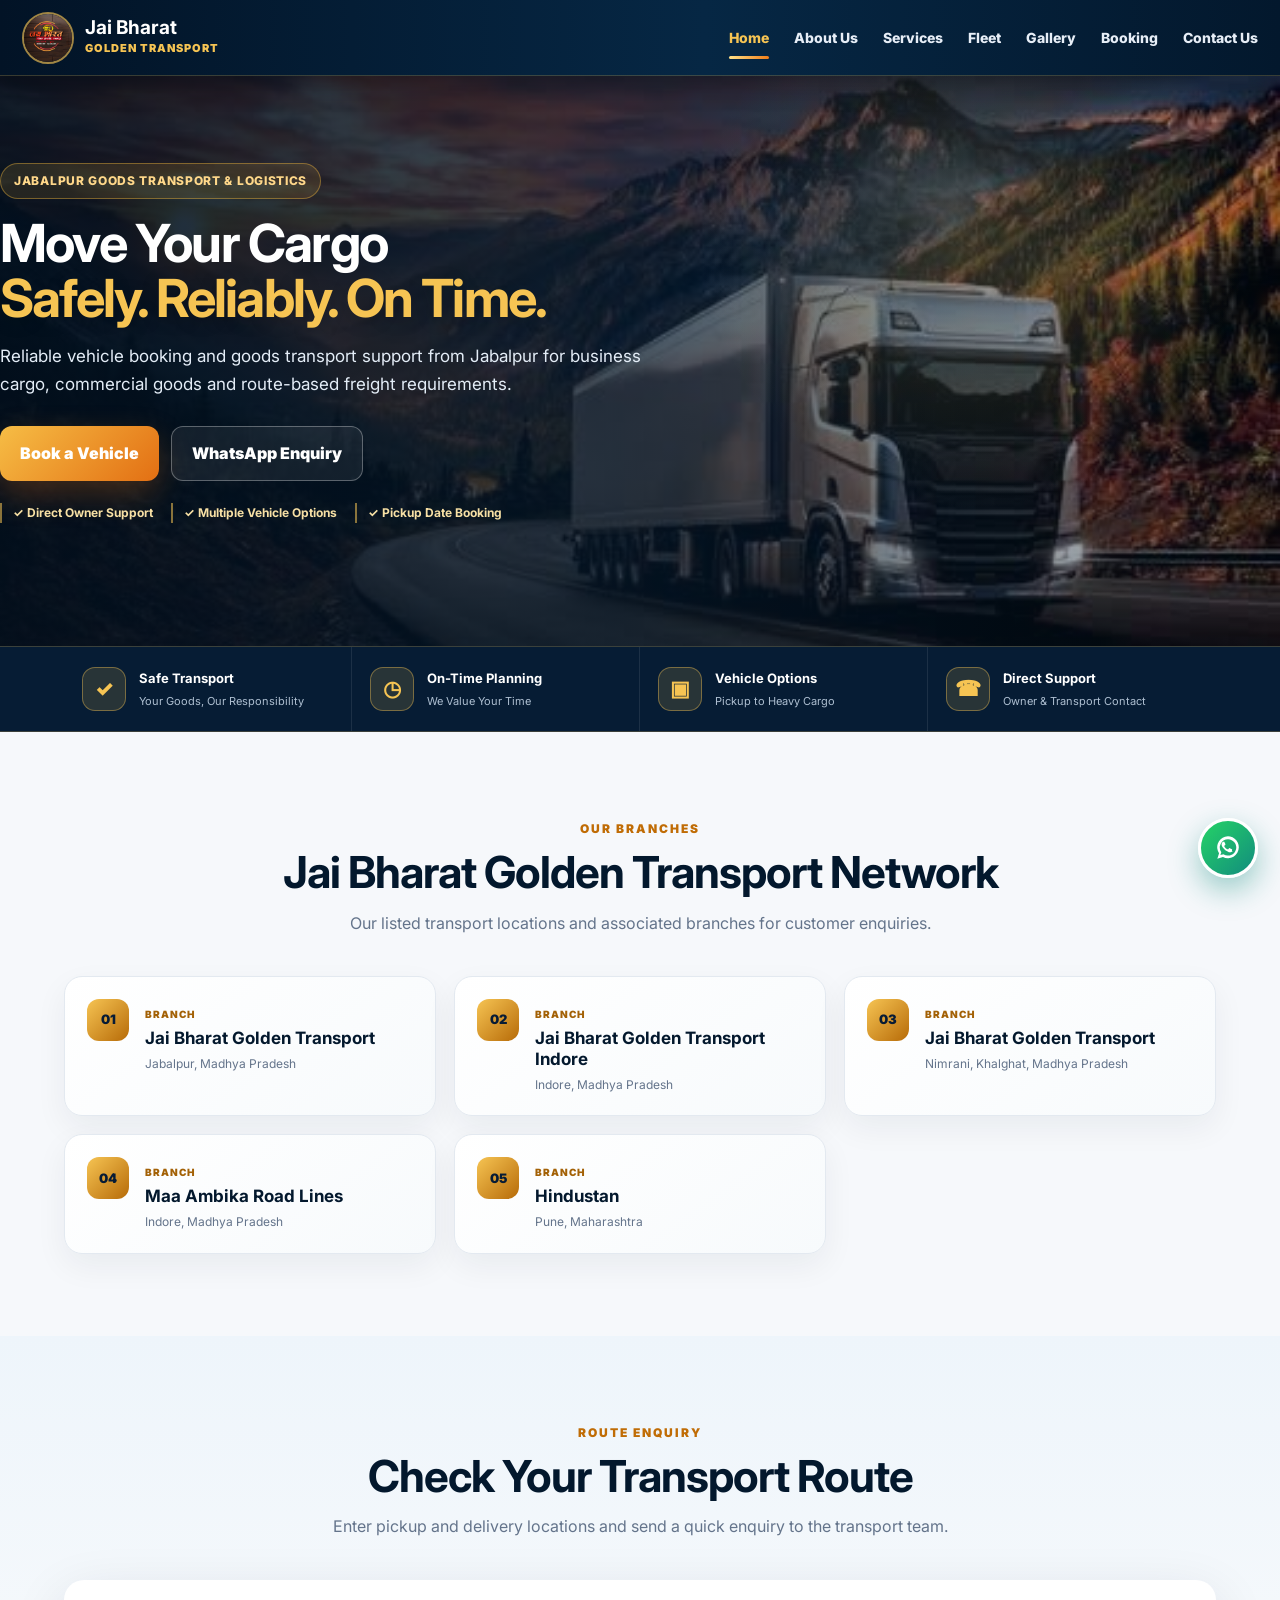
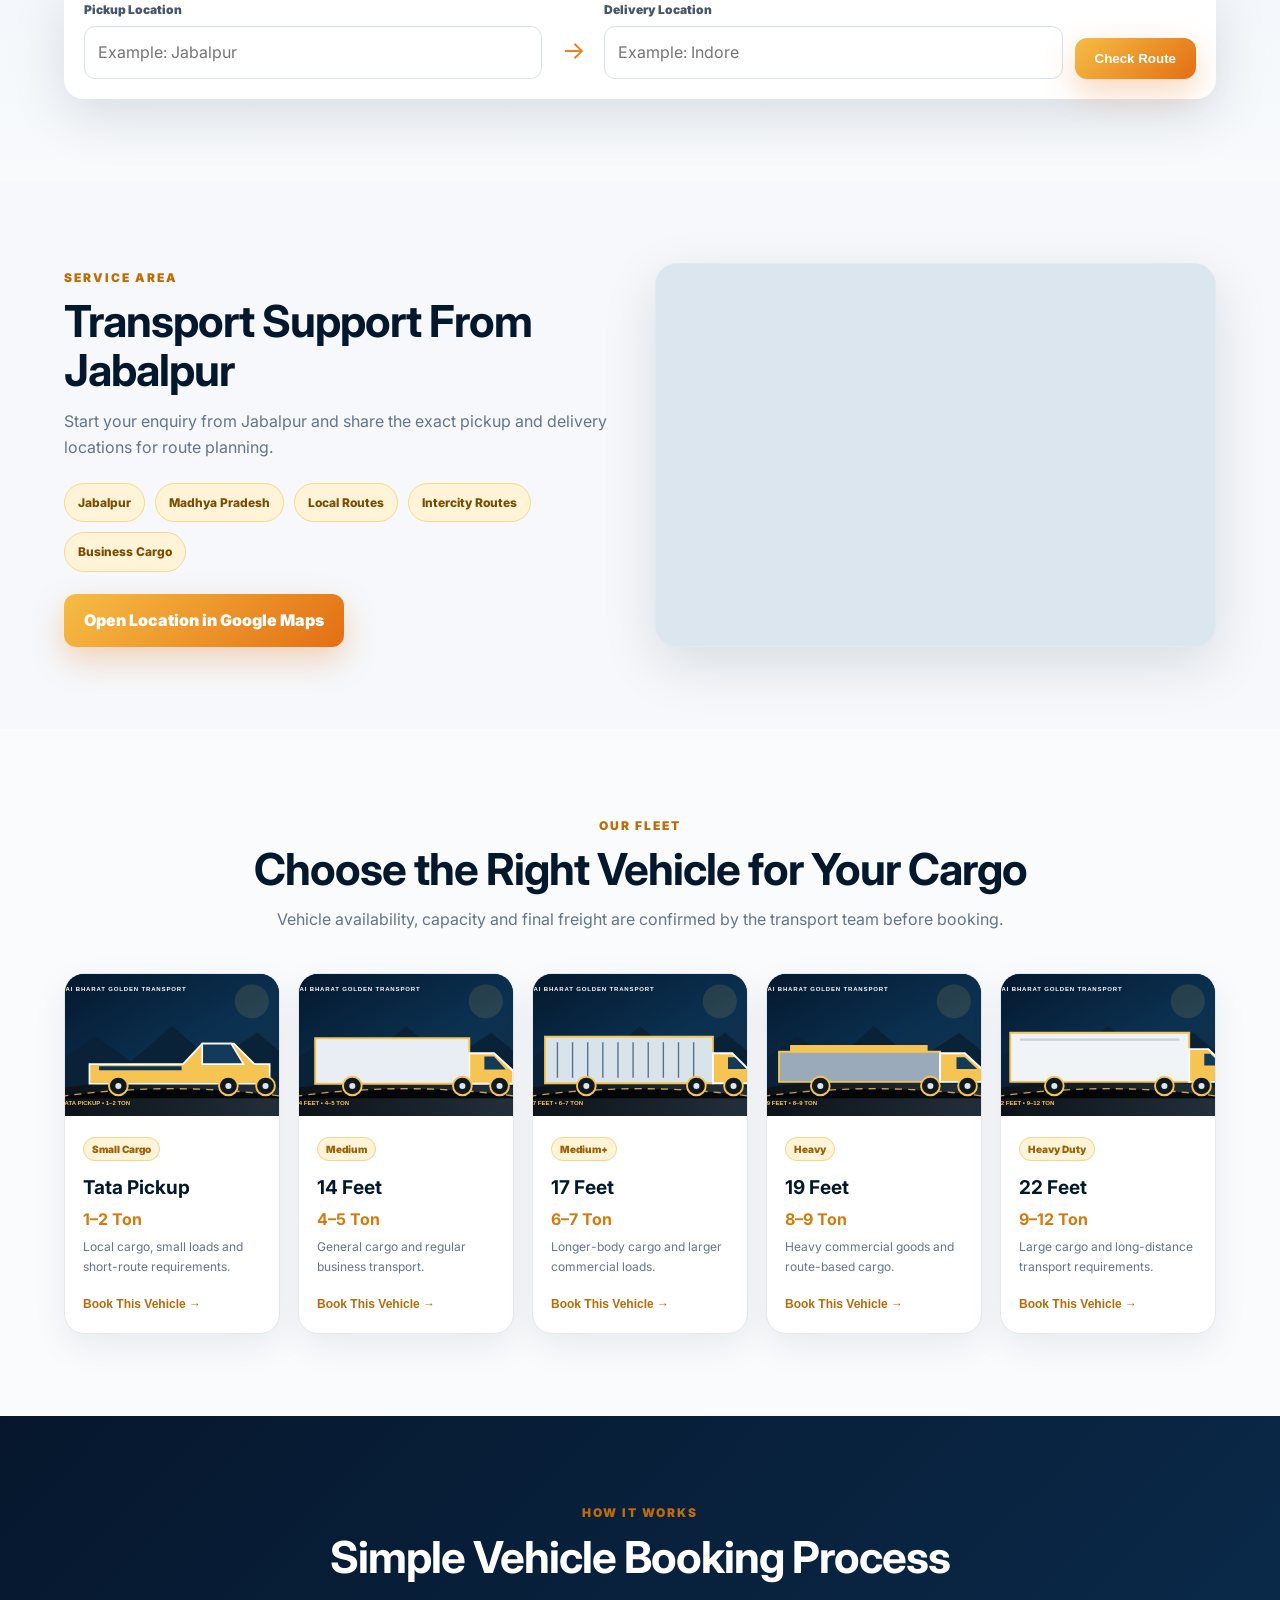
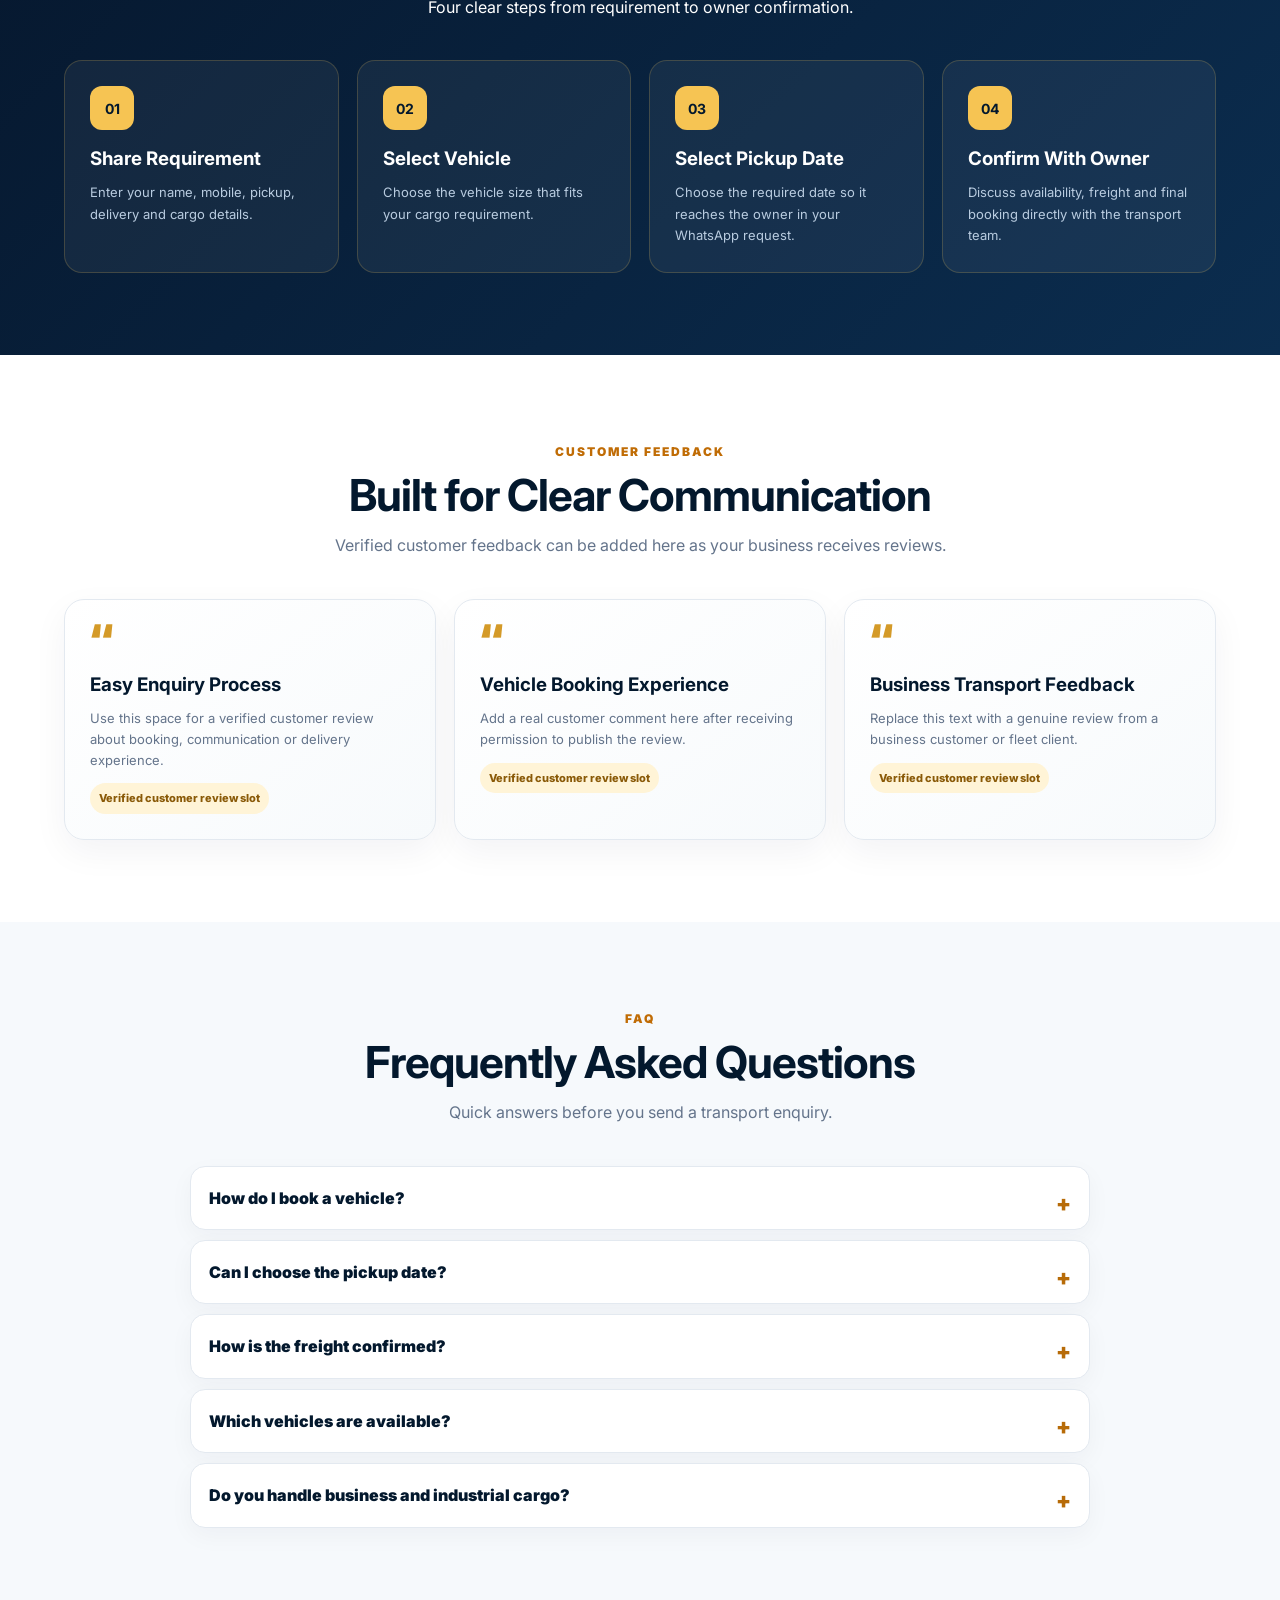
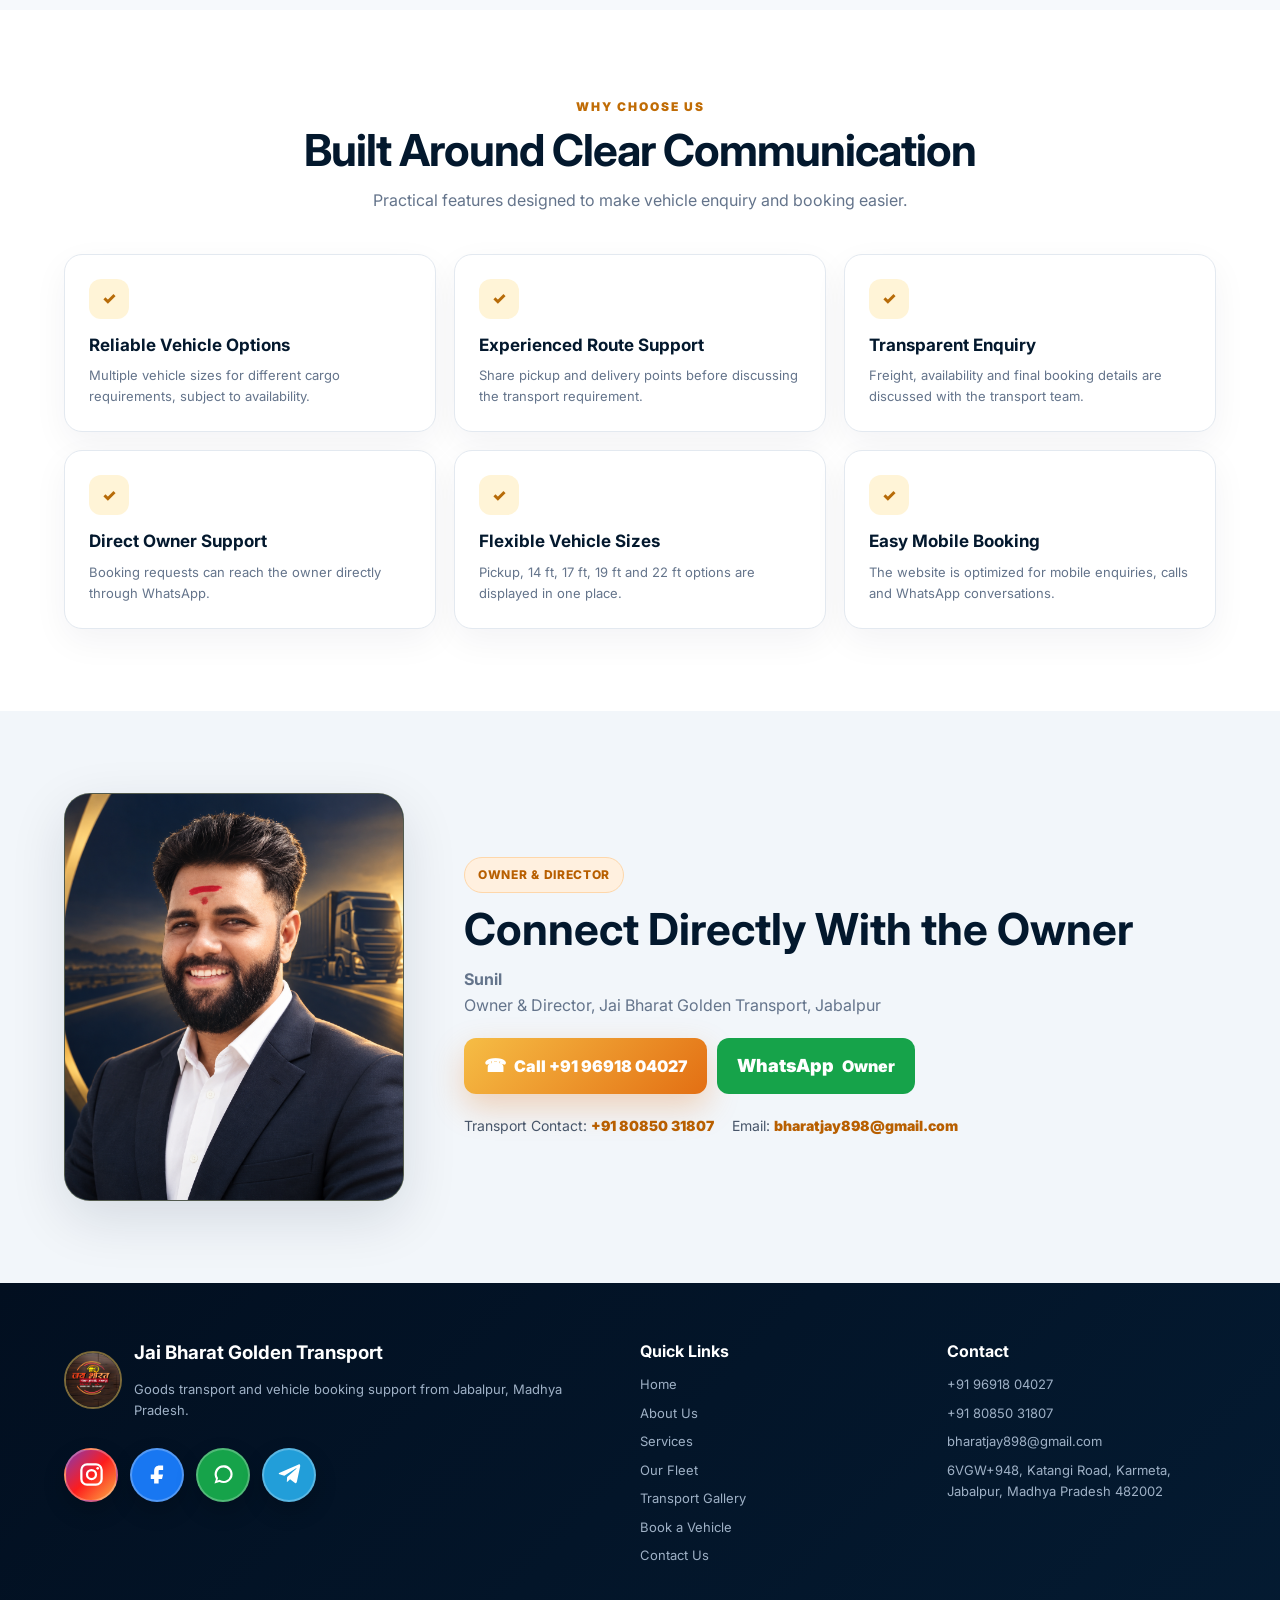
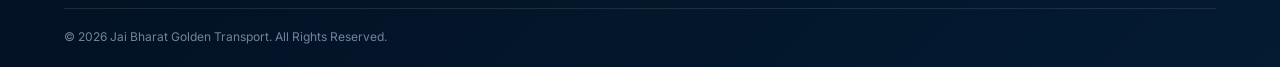
<file: index.html>
<!DOCTYPE html>
<html lang="en">
<head>
<meta charset="UTF-8">
<meta name="viewport" content="width=device-width, initial-scale=1.0">
<meta name="description" content="Jai Bharat Golden Transport India provides goods transport, freight transport, truck and vehicle booking, commercial transportation and logistics support from Jabalpur, Madhya Pradesh. Contact us for transport enquiries and bookings.">
<meta name="keywords" content="Jai Bharat Golden Transport, Jai Bharat Golden Transport India, Jai Bharat Golden Transport company, Jai Bharat Golden Transport contact, Jai Bharat Golden Transport services, Jai Bharat Golden Transport booking, Jai Bharat Golden Transport transport service, transport service, transportation company, goods transport service, logistics services, reliable transport service, commercial transportation, freight transport service, truck transportation service, goods transportation, full truck load service, part load transportation, commercial goods transport, freight transportation, heavy goods transportation, local transport service, long distance transport, industrial transportation, business logistics services, Jabalpur transport service, goods transport Jabalpur, transport service Madhya Pradesh">
<meta name="author" content="Jai Bharat Golden Transport">
<meta name="robots" content="index, follow">
<meta name="theme-color" content="#03182d">
<link rel="icon" href="logo.jfif">
<link rel="canonical" href="https://jai-bharat-golden-transport.onrender.com/">
<title>Jai Bharat Golden Transport | India Transport Service & Goods Transport</title>
<link rel="stylesheet" href="style.css">
<script type="application/ld+json">
{
  "@context":"https://schema.org",
  "@type":"LocalBusiness",
  "name":"Jai Bharat Golden Transport",
  "description":"Goods transport, freight and vehicle booking service based in Jabalpur, Madhya Pradesh.",
  "telephone":"+91-9691804027",
  "email":"bharatjay898@gmail.com",
  "address":{"@type":"PostalAddress","streetAddress":"6VGW+948, Katangi Road, Karmeta","addressLocality":"Jabalpur","addressRegion":"Madhya Pradesh","postalCode":"482002","addressCountry":"IN"},
  "url":"https://jai-bharat-golden-transport.onrender.com/"
}
</script>
<meta property="og:type" content="website">
<meta property="og:title" content="Jai Bharat Golden Transport | India Transport Service & Goods Transport">
<meta property="og:description" content="Jai Bharat Golden Transport India provides goods transport, freight transport, truck and vehicle booking, commercial transportation and logistics support from Jabalpur, Madhya Pradesh. Contact us for transport enquiries and bookings.">
<meta property="og:url" content="https://jai-bharat-golden-transport.onrender.com/">
<meta property="og:site_name" content="Jai Bharat Golden Transport">
<meta property="og:image" content="https://jai-bharat-golden-transport.onrender.com/hero-transport.jpg">
<meta name="twitter:card" content="summary_large_image">
<meta name="twitter:title" content="Jai Bharat Golden Transport | India Transport Service & Goods Transport">
<meta name="twitter:description" content="Jai Bharat Golden Transport India provides goods transport, freight transport, truck and vehicle booking, commercial transportation and logistics support from Jabalpur, Madhya Pradesh. Contact us for transport enquiries and bookings.">
<meta name="twitter:image" content="https://jai-bharat-golden-transport.onrender.com/hero-transport.jpg">
    <meta name="google-site-verification" content="FiiayGTyt7SmKX4ktjYvtLWFgwKne3wAQjwS7leWSRU" />
</head>
<body>
<header class="nav">
  <a class="brand" href="index.html" aria-label="Jai Bharat Golden Transport Home"><img src="logo.jfif" alt="Jai Bharat Golden Transport logo"><div><strong>Jai Bharat</strong><span>Golden Transport</span></div></a>
  <nav id="navLinks" aria-label="Main navigation">
    <a class="active" href="index.html">Home</a><a href="about.html">About Us</a><a href="services.html">Services</a><a href="index.html#fleet">Fleet</a><a href="gallery.html">Gallery</a><a href="booking.html">Booking</a><a href="contact.html">Contact Us</a>
  </nav>
  <button class="menu-btn" id="menuBtn" aria-label="Open navigation menu" aria-expanded="false">☰</button>
</header>
<main>
<section class="hero" id="home">
  <div class="container hero-content">
    <span class="eyebrow">Jabalpur Goods Transport & Logistics</span>
    <h1>Move Your Cargo <span>Safely. Reliably. On Time.</span></h1>
    <p>Reliable vehicle booking and goods transport support from Jabalpur for business cargo, commercial goods and route-based freight requirements.</p>
    <div class="hero-actions"><a class="btn primary" href="booking.html">Book a Vehicle</a><a class="btn outline" href="https://wa.me/919691804027?text=Hello%20Jai%20Bharat%20Golden%20Transport%2C%20I%20need%20a%20transport%20enquiry." target="_blank" rel="noopener">WhatsApp Enquiry</a></div>
    <div class="hero-trust"><span>✓ Direct Owner Support</span><span>✓ Multiple Vehicle Options</span><span>✓ Pickup Date Booking</span></div>
  </div>
</section>

<section class="v16-hidden trust-strip"><div class="container trust-grid">
  <div><div class="trust-icon">✓</div><div><strong>Safe Transport</strong><small>Your Goods, Our Responsibility</small></div></div>
  <div><div class="trust-icon">◷</div><div><strong>On-Time Planning</strong><small>We Value Your Time</small></div></div>
  <div><div class="trust-icon">▣</div><div><strong>Vehicle Options</strong><small>Pickup to Heavy Cargo</small></div></div>
  <div><div class="trust-icon">☎</div><div><strong>Direct Support</strong><small>Owner & Transport Contact</small></div></div>
</div></section>

<section class="section branches-section" id="branches"><div class="container">
  <div class="section-head"><span>Our Branches</span><h2>Jai Bharat Golden Transport Network</h2><p>Our listed transport locations and associated branches for customer enquiries.</p></div>
  <div class="branch-grid">
    <article class="branch-card"><div class="branch-number">01</div><div><span class="branch-label">Branch</span><h3>Jai Bharat Golden Transport</h3><p>Jabalpur, Madhya Pradesh</p></div></article>
    <article class="branch-card"><div class="branch-number">02</div><div><span class="branch-label">Branch</span><h3>Jai Bharat Golden Transport Indore</h3><p>Indore, Madhya Pradesh</p></div></article>
    <article class="branch-card"><div class="branch-number">03</div><div><span class="branch-label">Branch</span><h3>Jai Bharat Golden Transport</h3><p>Nimrani, Khalghat, Madhya Pradesh</p></div></article>
    <article class="branch-card"><div class="branch-number">04</div><div><span class="branch-label">Branch</span><h3>Maa Ambika Road Lines</h3><p>Indore, Madhya Pradesh</p></div></article>
    <article class="branch-card"><div class="branch-number">05</div><div><span class="branch-label">Branch</span><h3>Hindustan</h3><p>Pune, Maharashtra</p></div></article>
  </div>
</div></section>

<section class="section route-section"><div class="container"><div class="section-head"><span>Route Enquiry</span><h2>Check Your Transport Route</h2><p>Enter pickup and delivery locations and send a quick enquiry to the transport team.</p></div>
  <div class="route-box"><div class="field"><label for="routeFrom">Pickup Location</label><input id="routeFrom" placeholder="Example: Jabalpur"></div><div class="swap">→</div><div class="field"><label for="routeTo">Delivery Location</label><input id="routeTo" placeholder="Example: Indore"></div><button class="btn primary" id="routeBtn" type="button">Check Route</button></div><div id="routeResult" class="route-result" hidden></div>
</div></section>

<section class="section area-section"><div class="container area-grid"><div><div class="section-head left"><span>Service Area</span><h2>Transport Support From Jabalpur</h2><p>Start your enquiry from Jabalpur and share the exact pickup and delivery locations for route planning.</p></div><div class="area-pills"><span>Jabalpur</span><span>Madhya Pradesh</span><span>Local Routes</span><span>Intercity Routes</span><span>Business Cargo</span></div><a class="btn primary" href="https://www.google.com/maps/search/?api=1&query=Katangi%20Road%20Karmeta%20Jabalpur%20Madhya%20Pradesh" target="_blank" rel="noopener">Open Location in Google Maps</a></div><div class="map-card"><iframe title="Jai Bharat Golden Transport service location" loading="lazy" src="https://www.google.com/maps?q=Katangi%20Road%20Karmeta%20Jabalpur%20Madhya%20Pradesh&output=embed"></iframe></div></div></section>

<section class="section fleet-section" id="fleet"><div class="container"><div class="section-head"><span>Our Fleet</span><h2>Choose the Right Vehicle for Your Cargo</h2><p>Vehicle availability, capacity and final freight are confirmed by the transport team before booking.</p></div>
  <div class="fleet-grid">
    <article class="fleet-card"><img src="tata-pickup.svg" alt="Tata Pickup goods transport vehicle"><div><span class="tag">Small Cargo</span><h3>Tata Pickup</h3><strong>1–2 Ton</strong><p>Local cargo, small loads and short-route requirements.</p><button class="fleet-book" data-vehicle="Tata Pickup">Book This Vehicle →</button></div></article>
    <article class="fleet-card"><img src="14-ft.svg" alt="14 feet cargo transport vehicle"><div><span class="tag">Medium</span><h3>14 Feet</h3><strong>4–5 Ton</strong><p>General cargo and regular business transport.</p><button class="fleet-book" data-vehicle="14 Feet">Book This Vehicle →</button></div></article>
    <article class="fleet-card"><img src="17-ft.svg" alt="17 feet goods transport vehicle"><div><span class="tag">Medium+</span><h3>17 Feet</h3><strong>6–7 Ton</strong><p>Longer-body cargo and larger commercial loads.</p><button class="fleet-book" data-vehicle="17 Feet">Book This Vehicle →</button></div></article>
    <article class="fleet-card"><img src="19-ft.svg" alt="19 feet heavy goods transport vehicle"><div><span class="tag">Heavy</span><h3>19 Feet</h3><strong>8–9 Ton</strong><p>Heavy commercial goods and route-based cargo.</p><button class="fleet-book" data-vehicle="19 Feet">Book This Vehicle →</button></div></article>
    <article class="fleet-card"><img src="22-ft.svg" alt="22 feet heavy duty cargo truck"><div><span class="tag">Heavy Duty</span><h3>22 Feet</h3><strong>9–12 Ton</strong><p>Large cargo and long-distance transport requirements.</p><button class="fleet-book" data-vehicle="22 Feet">Book This Vehicle →</button></div></article>
  </div>
</div></section>

<section class="section process-section"><div class="container"><div class="section-head"><span>How It Works</span><h2>Simple Vehicle Booking Process</h2><p>Four clear steps from requirement to owner confirmation.</p></div><div class="process-grid">
  <article><b>01</b><h3>Share Requirement</h3><p>Enter your name, mobile, pickup, delivery and cargo details.</p></article><article><b>02</b><h3>Select Vehicle</h3><p>Choose the vehicle size that fits your cargo requirement.</p></article><article><b>03</b><h3>Select Pickup Date</h3><p>Choose the required date so it reaches the owner in your WhatsApp request.</p></article><article><b>04</b><h3>Confirm With Owner</h3><p>Discuss availability, freight and final booking directly with the transport team.</p></article>
</div></div></section>

<section class="section testimonial-section"><div class="container"><div class="section-head"><span>Customer Feedback</span><h2>Built for Clear Communication</h2><p>Verified customer feedback can be added here as your business receives reviews.</p></div><div class="testimonial-grid"><article><div class="quote-mark">“</div><h3>Easy Enquiry Process</h3><p>Use this space for a verified customer review about booking, communication or delivery experience.</p><span>Verified customer review slot</span></article><article><div class="quote-mark">“</div><h3>Vehicle Booking Experience</h3><p>Add a real customer comment here after receiving permission to publish the review.</p><span>Verified customer review slot</span></article><article><div class="quote-mark">“</div><h3>Business Transport Feedback</h3><p>Replace this text with a genuine review from a business customer or fleet client.</p><span>Verified customer review slot</span></article></div></div></section>

<section class="section faq-section"><div class="container"><div class="section-head"><span>FAQ</span><h2>Frequently Asked Questions</h2><p>Quick answers before you send a transport enquiry.</p></div><div class="faq-list"><details><summary>How do I book a vehicle?</summary><p>Fill in the booking form, select your vehicle and pickup date, then click Book Now on WhatsApp.</p></details><details><summary>Can I choose the pickup date?</summary><p>Yes. The selected date is included automatically in the WhatsApp message sent to the owner.</p></details><details><summary>How is the freight confirmed?</summary><p>Vehicle availability and final freight are discussed and confirmed directly with the transport team.</p></details><details><summary>Which vehicles are available?</summary><p>The website currently displays Tata Pickup, 14 Feet, 17 Feet, 19 Feet and 22 Feet options, subject to availability.</p></details><details><summary>Do you handle business and industrial cargo?</summary><p>You can send an enquiry for commercial stock, machinery, construction material and other business goods.</p></details></div></div></section>

<section class="section why-section"><div class="container"><div class="section-head"><span>Why Choose Us</span><h2>Built Around Clear Communication</h2><p>Practical features designed to make vehicle enquiry and booking easier.</p></div><div class="why-grid">
  <article><div>✓</div><h3>Reliable Vehicle Options</h3><p>Multiple vehicle sizes for different cargo requirements, subject to availability.</p></article><article><div>✓</div><h3>Experienced Route Support</h3><p>Share pickup and delivery points before discussing the transport requirement.</p></article><article><div>✓</div><h3>Transparent Enquiry</h3><p>Freight, availability and final booking details are discussed with the transport team.</p></article><article><div>✓</div><h3>Direct Owner Support</h3><p>Booking requests can reach the owner directly through WhatsApp.</p></article><article><div>✓</div><h3>Flexible Vehicle Sizes</h3><p>Pickup, 14 ft, 17 ft, 19 ft and 22 ft options are displayed in one place.</p></article><article><div>✓</div><h3>Easy Mobile Booking</h3><p>The website is optimized for mobile enquiries, calls and WhatsApp conversations.</p></article>
</div></div></section>

<section class="section owner-section-wrap"><div class="container owner-section"><div class="owner-photo"><img src="owner.png" alt="Sunil, Owner and Director of Jai Bharat Golden Transport"></div><div class="owner-info"><span class="eyebrow owner-label">Owner &amp; Director</span><h2>Connect Directly With the Owner</h2><p><strong>Sunil</strong><br>Owner &amp; Director, Jai Bharat Golden Transport, Jabalpur</p><div class="owner-buttons"><a class="btn primary owner-contact-btn" href="tel:9691804027"><span>☎</span> Call +91 96918 04027</a><a class="btn whatsapp owner-contact-btn" href="https://wa.me/919691804027" target="_blank" rel="noopener"><span>WhatsApp</span> Owner</a></div><div class="contact-lines"><span>Transport Contact: <a href="tel:8085031807">+91 80850 31807</a></span><span>Email: <a href="mailto:bharatjay898@gmail.com">bharatjay898@gmail.com</a></span></div></div></div></section>
</main>
<div class="vehicle-modal" id="vehicleModal" aria-hidden="true"><div class="modal-backdrop" data-close-modal></div><div class="modal-card" role="dialog" aria-modal="true" aria-labelledby="vehicleModalTitle"><button class="modal-close" type="button" data-close-modal aria-label="Close vehicle details">×</button><img id="vehicleModalImage" src="tata-pickup.svg" alt="Vehicle"><div class="modal-tag">Fleet Detail</div><h2 id="vehicleModalTitle">Vehicle</h2><p id="vehicleModalText">Vehicle details.</p><div class="modal-specs"><span id="vehicleModalCapacity">Capacity</span><span id="vehicleModalUse">Suitable for cargo</span></div><button class="btn primary" id="modalBookBtn" type="button">Book This Vehicle</button></div></div>
<div class="mobile-action-bar"><a href="tel:9691804027">☎ Call</a><a href="https://wa.me/919691804027" target="_blank" rel="noopener" class="wa">WhatsApp</a></div>
<a class="float-wa" href="https://wa.me/919691804027" target="_blank" rel="noopener" aria-label="Chat on WhatsApp"><svg viewBox="0 0 24 24"><path d="M20.1 11.7a8.1 8.1 0 0 1-11.9 7L4 20l1.3-4.1a8.1 8.1 0 1 1 14.8-4.2Zm-8.1-6.2a6.1 6.1 0 0 0-5.2 9.3l.2.3-.7 2.2 2.3-.7.3.2A6.1 6.1 0 1 0 12 5.5Zm3.5 8.8c-.2.5-1 .9-1.5.9-.4.1-.9 0-1.3-.1-.4-.1-.8-.3-1.3-.6-2-1-3.3-3-3.4-3.1-.1-.1-.8-1.1-.8-2.1 0-1 .5-1.5.7-1.7.2-.2.4-.3.7-.3h.4c.1 0 .3.1.4.3l.6 1.4c.1.2.1.4 0 .5l-.4.5-.3.3c-.1.1-.2.2-.1.4.2.4.6 1 1.1 1.4.7.6 1.2.8 1.5.9.2.1.3.1.4-.1l.6-.7c.2-.2.3-.2.5-.1l1.3.6c.2.1.3.2.4.3.1.2.1.8-.1 1.3Z"/></svg></a>
<footer><div class="container footer-grid"><div><div class="footer-brand"><img src="logo.jfif" alt="Jai Bharat Golden Transport logo"><div><h3>Jai Bharat Golden Transport</h3><p>Goods transport and vehicle booking support from Jabalpur, Madhya Pradesh.</p></div></div><div class="social-links"><a class="social instagram" href="https://www.instagram.com/" target="_blank" rel="noopener" aria-label="Instagram"><svg viewBox="0 0 24 24"><rect x="3" y="3" width="18" height="18" rx="5" fill="none" stroke="currentColor" stroke-width="2"/><circle cx="12" cy="12" r="4" fill="none" stroke="currentColor" stroke-width="2"/><circle cx="17.5" cy="6.5" r="1.2"/></svg></a><a class="social facebook" href="https://www.facebook.com/" target="_blank" rel="noopener" aria-label="Facebook"><svg viewBox="0 0 24 24"><path d="M14 8h3V4h-3c-3.3 0-5 1.9-5 5v3H6v4h3v4h4v-4h3l1-4h-4V9c0-.7.3-1 1-1Z"/></svg></a><a class="social whatsapp" href="https://wa.me/919691804027" target="_blank" rel="noopener" aria-label="WhatsApp"><svg viewBox="0 0 24 24"><path d="M20.1 11.7a8 8 0 0 1-11.8 7L4 20l1.3-4.1A8 8 0 1 1 20.1 11.7Zm-8-6a6 6 0 0 0-5.1 9.2l.2.3-.7 2.1 2.2-.7.3.2A6 6 0 1 0 12 5.7Z"/></svg></a><a class="social telegram" href="https://t.me/" target="_blank" rel="noopener" aria-label="Telegram"><svg viewBox="0 0 24 24"><path d="m21.5 4.6-3 14.1c-.2 1-.8 1.3-1.6.8l-4.4-3.2-2.1 2c-.2.2-.4.4-.8.4l.3-4.5 8.2-7.4c.4-.4-.1-.6-.6-.2l-10.1 6.4-4.3-1.3c-.9-.3-.9-.9.2-1.3L20.1 3c.8-.3 1.5.2 1.4 1.6Z"/></svg></a></div></div><div><h4>Quick Links</h4><a href="index.html">Home</a><a href="about.html">About Us</a><a href="services.html">Services</a><a href="index.html#fleet">Our Fleet</a><a href="gallery.html">Transport Gallery</a><a href="booking.html">Book a Vehicle</a><a href="contact.html">Contact Us</a></div><div><h4>Contact</h4><a href="tel:9691804027">+91 96918 04027</a><a href="tel:8085031807">+91 80850 31807</a><a href="mailto:bharatjay898@gmail.com">bharatjay898@gmail.com</a><p>6VGW+948, Katangi Road, Karmeta, Jabalpur, Madhya Pradesh 482002</p></div></div><div class="container footer-bottom">© <span id="year"></span> Jai Bharat Golden Transport. All Rights Reserved.</div></footer>
<script src="script.js"></script>
</body></html>
</file>
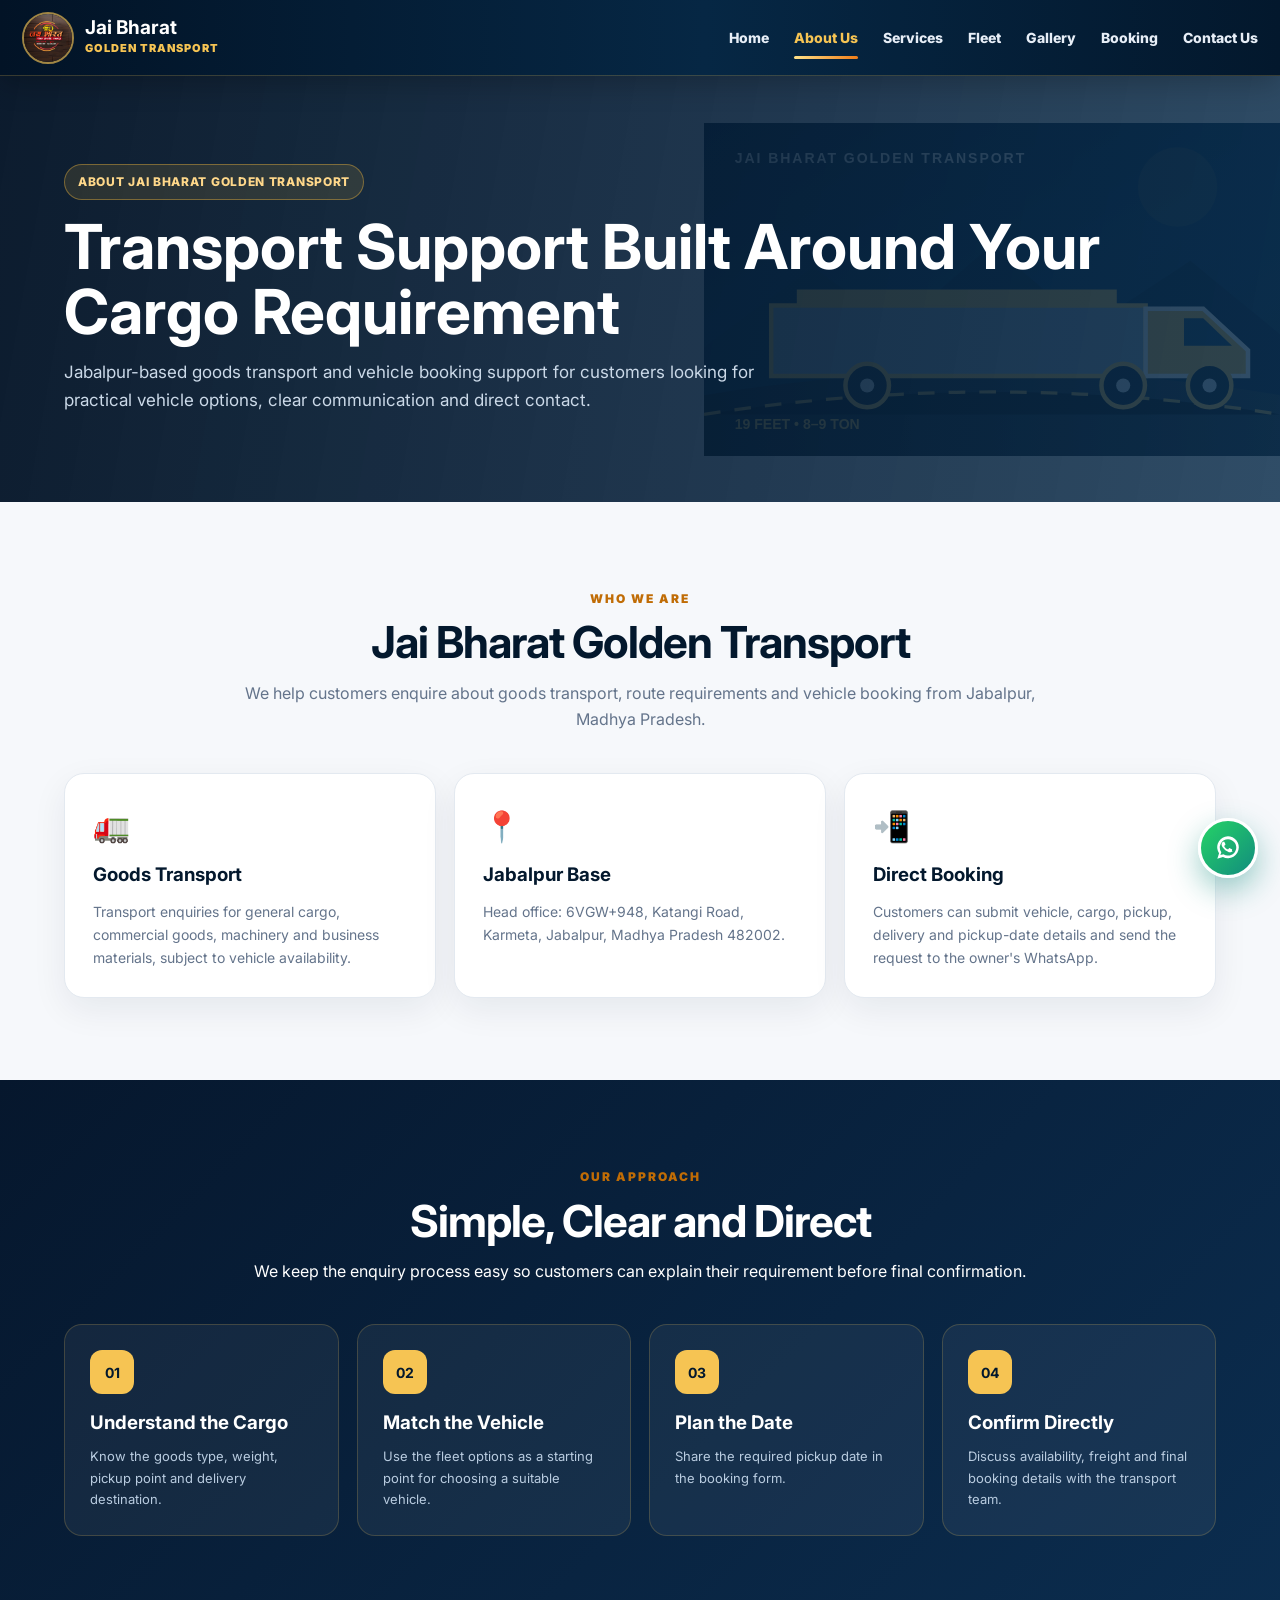
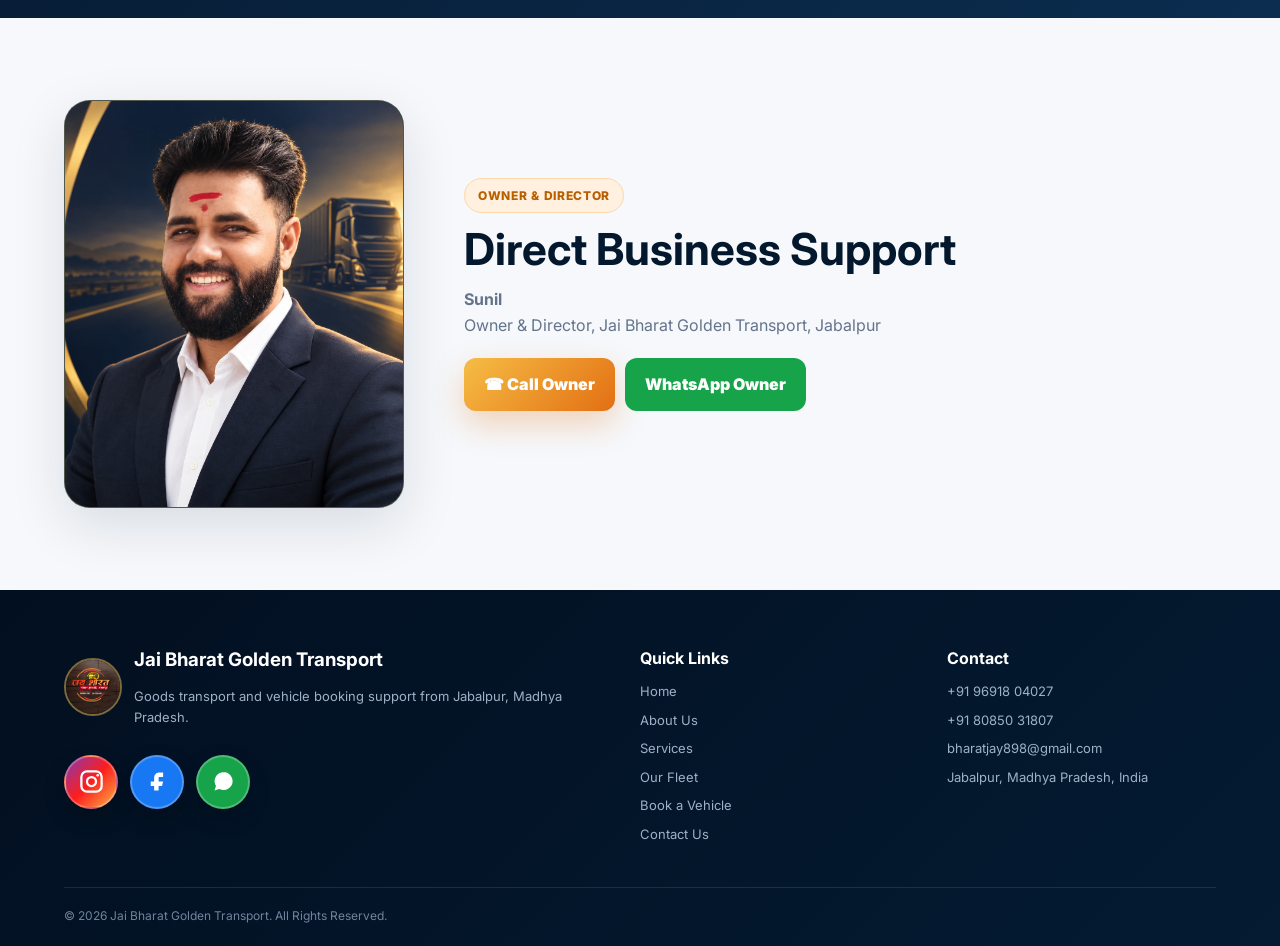
<file: about.html>
<!DOCTYPE html><html lang="en"><head><meta charset="UTF-8"><meta name="viewport" content="width=device-width,initial-scale=1.0"><meta name="description" content="Learn about Jai Bharat Golden Transport, a Jabalpur-based transportation company providing goods transport, freight, commercial transportation and vehicle booking support in Madhya Pradesh."><meta name="keywords" content="Jai Bharat Golden Transport, Jai Bharat Golden Transport India, Jai Bharat Golden Transport company, Jai Bharat Golden Transport contact, Jai Bharat Golden Transport services, Jai Bharat Golden Transport booking, Jai Bharat Golden Transport transport service, transport service, transportation company, goods transport service, logistics services, reliable transport service, commercial transportation, freight transport service, truck transportation service, goods transportation, full truck load service, part load transportation, commercial goods transport, freight transportation, heavy goods transportation, local transport service, long distance transport, industrial transportation, business logistics services, Jabalpur transport service, goods transport Jabalpur, transport service Madhya Pradesh"><meta name="robots" content="index, follow"><link rel="icon" href="logo.jfif"><link rel="canonical" href="https://jai-bharat-golden-transport.onrender.com/about.html"><title>About Jai Bharat Golden Transport | Transport Company India</title><link rel="stylesheet" href="style.css"><meta property="og:type" content="website">
<meta property="og:title" content="About Jai Bharat Golden Transport | Transport Company India">
<meta property="og:description" content="Learn about Jai Bharat Golden Transport, a Jabalpur-based transportation company providing goods transport, freight, commercial transportation and vehicle booking support in Madhya Pradesh.">
<meta property="og:url" content="https://jai-bharat-golden-transport.onrender.com/about.html">
<meta property="og:site_name" content="Jai Bharat Golden Transport">
<meta property="og:image" content="https://jai-bharat-golden-transport.onrender.com/hero-transport.jpg">
<meta name="twitter:card" content="summary_large_image">
<meta name="twitter:title" content="About Jai Bharat Golden Transport | Transport Company India">
<meta name="twitter:description" content="Learn about Jai Bharat Golden Transport, a Jabalpur-based transportation company providing goods transport, freight, commercial transportation and vehicle booking support in Madhya Pradesh.">
<meta name="twitter:image" content="https://jai-bharat-golden-transport.onrender.com/hero-transport.jpg">
</head><body>
<header class="nav"><a class="brand" href="index.html"><img src="logo.jfif" alt="Jai Bharat Golden Transport logo"><div><strong>Jai Bharat</strong><span>Golden Transport</span></div></a><nav id="navLinks"><a href="index.html">Home</a><a class="active" href="about.html">About Us</a><a href="services.html">Services</a><a href="index.html#fleet">Fleet</a><a href="gallery.html">Gallery</a><a href="booking.html">Booking</a><a href="contact.html">Contact Us</a></nav><button class="menu-btn" id="menuBtn" aria-label="Open navigation menu">☰</button></header>
<main><section class="page-hero"><div class="container"><span class="eyebrow">About Jai Bharat Golden Transport</span><h1>Transport Support Built Around Your Cargo Requirement</h1><p>Jabalpur-based goods transport and vehicle booking support for customers looking for practical vehicle options, clear communication and direct contact.</p></div></section>
<section class="section"><div class="container"><div class="section-head"><span>Who We Are</span><h2>Jai Bharat Golden Transport</h2><p>We help customers enquire about goods transport, route requirements and vehicle booking from Jabalpur, Madhya Pradesh.</p></div><div class="feature-grid"><article class="feature-card"><div class="icon">🚛</div><h3>Goods Transport</h3><p>Transport enquiries for general cargo, commercial goods, machinery and business materials, subject to vehicle availability.</p></article><article class="feature-card"><div class="icon">📍</div><h3>Jabalpur Base</h3><p>Head office: 6VGW+948, Katangi Road, Karmeta, Jabalpur, Madhya Pradesh 482002.</p></article><article class="feature-card"><div class="icon">📲</div><h3>Direct Booking</h3><p>Customers can submit vehicle, cargo, pickup, delivery and pickup-date details and send the request to the owner's WhatsApp.</p></article></div></div></section>
<section class="section process-section"><div class="container"><div class="section-head"><span>Our Approach</span><h2>Simple, Clear and Direct</h2><p>We keep the enquiry process easy so customers can explain their requirement before final confirmation.</p></div><div class="process-grid"><article><b>01</b><h3>Understand the Cargo</h3><p>Know the goods type, weight, pickup point and delivery destination.</p></article><article><b>02</b><h3>Match the Vehicle</h3><p>Use the fleet options as a starting point for choosing a suitable vehicle.</p></article><article><b>03</b><h3>Plan the Date</h3><p>Share the required pickup date in the booking form.</p></article><article><b>04</b><h3>Confirm Directly</h3><p>Discuss availability, freight and final booking details with the transport team.</p></article></div></div></section>
<section class="section"><div class="container owner-section"><div class="owner-photo"><img src="owner.png" alt="Sunil, Owner and Director of Jai Bharat Golden Transport"></div><div class="owner-info"><span class="eyebrow owner-label">Owner &amp; Director</span><h2>Direct Business Support</h2><p><strong>Sunil</strong><br>Owner &amp; Director, Jai Bharat Golden Transport, Jabalpur</p><div class="owner-buttons"><a class="btn primary" href="tel:9691804027">☎ Call Owner</a><a class="btn whatsapp" href="https://wa.me/919691804027" target="_blank" rel="noopener">WhatsApp Owner</a></div></div></div></section></main>
<a class="float-wa" href="https://wa.me/919691804027" target="_blank" rel="noopener" aria-label="WhatsApp"><svg viewBox="0 0 24 24"><path d="M20.1 11.7a8.1 8.1 0 0 1-11.9 7L4 20l1.3-4.1a8.1 8.1 0 1 1 14.8-4.2Zm-8.1-6.2a6.1 6.1 0 0 0-5.2 9.3l.2.3-.7 2.2 2.3-.7.3.2A6.1 6.1 0 1 0 12 5.5Zm3.5 8.8c-.2.5-1 .9-1.5.9-.4.1-.9 0-1.3-.1-.4-.1-.8-.3-1.3-.6-2-1-3.3-3-3.4-3.1-.1-.1-.8-1.1-.8-2.1 0-1 .5-1.5.7-1.7.2-.2.4-.3.7-.3h.4c.1 0 .3.1.4.3l.6 1.4c.1.2.1.4 0 .5l-.4.5-.3.3c-.1.1-.2.2-.1.4.2.4.6 1 1.1 1.4.7.6 1.2.8 1.5.9.2.1.3.1.4-.1l.6-.7c.2-.2.3-.2.5-.1l1.3.6c.2.1.3.2.4.3.1.2.1.8-.1 1.3Z"/></svg></a>
<footer><div class="container footer-grid"><div><div class="footer-brand"><img src="logo.jfif" alt="Jai Bharat Golden Transport logo"><div><h3>Jai Bharat Golden Transport</h3><p>Goods transport and vehicle booking support from Jabalpur, Madhya Pradesh.</p></div></div><div class="social-links"><a class="social instagram" href="https://www.instagram.com/" target="_blank" aria-label="Instagram"><svg viewBox="0 0 24 24"><rect x="3" y="3" width="18" height="18" rx="5" fill="none" stroke="currentColor" stroke-width="2"/><circle cx="12" cy="12" r="4" fill="none" stroke="currentColor" stroke-width="2"/><circle cx="17.5" cy="6.5" r="1.2"/></svg></a><a class="social facebook" href="https://www.facebook.com/" target="_blank" aria-label="Facebook"><svg viewBox="0 0 24 24"><path d="M14 8h3V4h-3c-3.3 0-5 1.9-5 5v3H6v4h3v4h4v-4h3l1-4h-4V9c0-.7.3-1 1-1Z"/></svg></a><a class="social whatsapp" href="https://wa.me/919691804027" target="_blank" aria-label="WhatsApp"><svg viewBox="0 0 24 24"><path d="M20.1 11.7a8 8 0 0 1-11.8 7L4 20l1.3-4.1A8 8 0 1 1 20.1 11.7Z"/></svg></a></div></div><div><h4>Quick Links</h4><a href="index.html">Home</a><a href="about.html">About Us</a><a href="services.html">Services</a><a href="index.html#fleet">Our Fleet</a><a href="booking.html">Book a Vehicle</a><a href="contact.html">Contact Us</a></div><div><h4>Contact</h4><a href="tel:9691804027">+91 96918 04027</a><a href="tel:8085031807">+91 80850 31807</a><a href="mailto:bharatjay898@gmail.com">bharatjay898@gmail.com</a><p>Jabalpur, Madhya Pradesh, India</p></div></div><div class="container footer-bottom">© <span id="year"></span> Jai Bharat Golden Transport. All Rights Reserved.</div></footer><script src="script.js"></script></body></html>
</file>
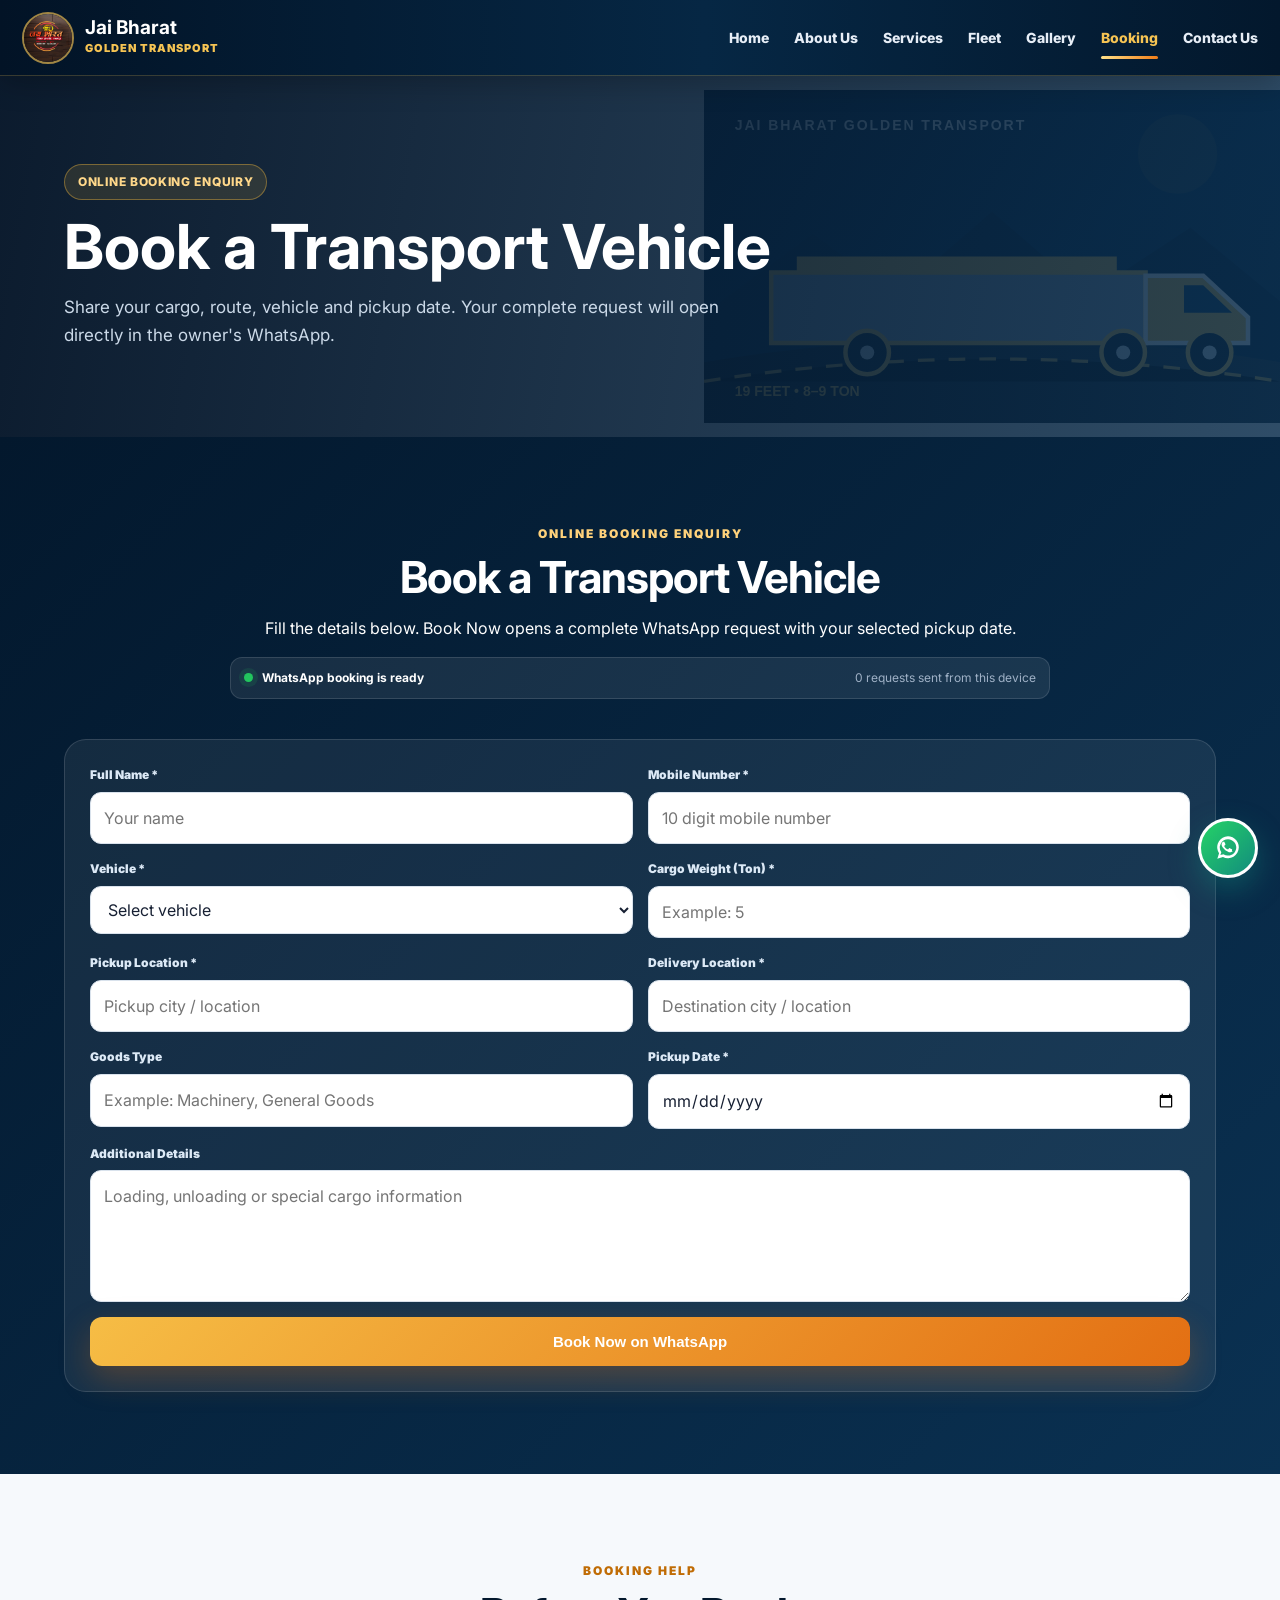
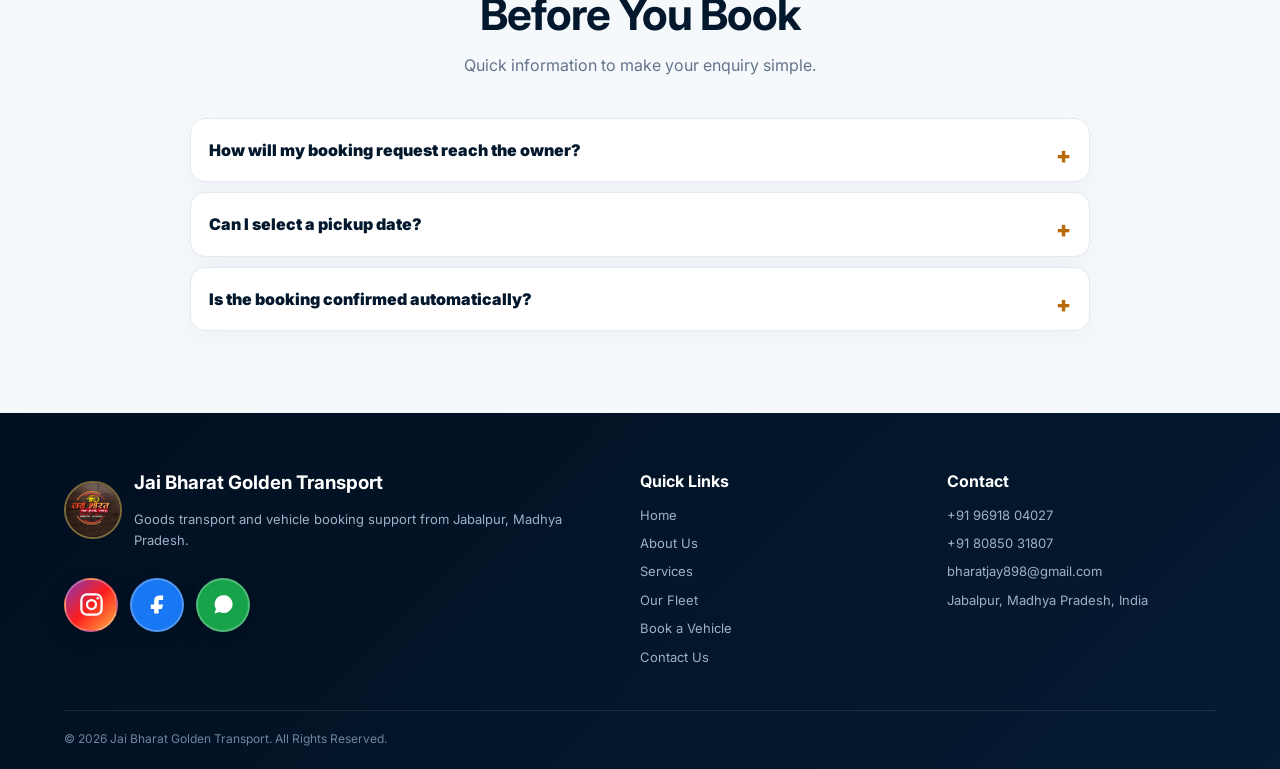
<file: booking.html>
<!DOCTYPE html><html lang="en"><head><meta charset="UTF-8"><meta name="viewport" content="width=device-width,initial-scale=1.0"><meta name="description" content="Book transport with Jai Bharat Golden Transport India for goods transportation, full truck load, part load, freight and commercial cargo. Submit pickup, delivery, vehicle and date details."><meta name="keywords" content="Jai Bharat Golden Transport, Jai Bharat Golden Transport India, Jai Bharat Golden Transport company, Jai Bharat Golden Transport contact, Jai Bharat Golden Transport services, Jai Bharat Golden Transport booking, Jai Bharat Golden Transport transport service, transport service, transportation company, goods transport service, logistics services, reliable transport service, commercial transportation, freight transport service, truck transportation service, goods transportation, full truck load service, part load transportation, commercial goods transport, freight transportation, heavy goods transportation, local transport service, long distance transport, industrial transportation, business logistics services, Jabalpur transport service, goods transport Jabalpur, transport service Madhya Pradesh"><meta name="robots" content="index, follow"><link rel="icon" href="logo.jfif"><link rel="canonical" href="https://jai-bharat-golden-transport.onrender.com/booking.html"><title>Transport Booking | Jai Bharat Golden Transport India</title><link rel="stylesheet" href="style.css"><meta property="og:type" content="website">
<meta property="og:title" content="Transport Booking | Jai Bharat Golden Transport India">
<meta property="og:description" content="Book transport with Jai Bharat Golden Transport India for goods transportation, full truck load, part load, freight and commercial cargo. Submit pickup, delivery, vehicle and date details.">
<meta property="og:url" content="https://jai-bharat-golden-transport.onrender.com/booking.html">
<meta property="og:site_name" content="Jai Bharat Golden Transport">
<meta property="og:image" content="https://jai-bharat-golden-transport.onrender.com/hero-transport.jpg">
<meta name="twitter:card" content="summary_large_image">
<meta name="twitter:title" content="Transport Booking | Jai Bharat Golden Transport India">
<meta name="twitter:description" content="Book transport with Jai Bharat Golden Transport India for goods transportation, full truck load, part load, freight and commercial cargo. Submit pickup, delivery, vehicle and date details.">
<meta name="twitter:image" content="https://jai-bharat-golden-transport.onrender.com/hero-transport.jpg">
</head><body>
<header class="nav"><a class="brand" href="index.html"><img src="logo.jfif" alt="Jai Bharat Golden Transport logo"><div><strong>Jai Bharat</strong><span>Golden Transport</span></div></a><nav id="navLinks"><a href="index.html">Home</a><a href="about.html">About Us</a><a href="services.html">Services</a><a href="index.html#fleet">Fleet</a><a href="gallery.html">Gallery</a><a class="active" href="booking.html">Booking</a><a href="contact.html">Contact Us</a></nav><button class="menu-btn" id="menuBtn" aria-label="Open navigation menu">☰</button></header>
<main>
<section class="page-hero"><div class="container"><span class="eyebrow">Online Booking Enquiry</span><h1>Book a Transport Vehicle</h1><p>Share your cargo, route, vehicle and pickup date. Your complete request will open directly in the owner's WhatsApp.</p></div></section>
<section class="section booking-section" id="booking"><div class="container"><div class="section-head light"><span>Online Booking Enquiry</span><h2>Book a Transport Vehicle</h2><p>Fill the details below. Book Now opens a complete WhatsApp request with your selected pickup date.</p><div class="booking-status"><span class="status-dot"></span><strong>WhatsApp booking is ready</strong><span id="requestCount">0 requests sent from this device</span></div></div>
<form id="bookingForm" class="booking-form">
  <div class="field"><label>Full Name *</label><input name="name" required placeholder="Your name"></div><div class="field"><label>Mobile Number *</label><input name="phone" required inputmode="tel" pattern="[0-9 +()-]{10,}" placeholder="10 digit mobile number"></div>
  <div class="field"><label>Vehicle *</label><select id="vehicleSelect" name="vehicle" required><option value="">Select vehicle</option><option>Tata Pickup</option><option>14 Feet</option><option>17 Feet</option><option>19 Feet</option><option>22 Feet</option></select></div><div class="field"><label>Cargo Weight (Ton) *</label><input name="ton" required type="number" min="0.1" step="0.1" placeholder="Example: 5"></div>
  <div class="field"><label>Pickup Location *</label><input name="pickup" required placeholder="Pickup city / location"></div><div class="field"><label>Delivery Location *</label><input name="delivery" required placeholder="Destination city / location"></div>
  <div class="field"><label>Goods Type</label><input name="goods" placeholder="Example: Machinery, General Goods"></div><div class="field"><label>Pickup Date *</label><input name="date" type="date" required></div>
  <div class="field full"><label>Additional Details</label><textarea name="message" rows="4" placeholder="Loading, unloading or special cargo information"></textarea></div>
  <button class="btn primary big full" type="submit">Book Now on WhatsApp</button>
</form></div></section>
<section class="section faq-section"><div class="container"><div class="section-head"><span>Booking Help</span><h2>Before You Book</h2><p>Quick information to make your enquiry simple.</p></div><div class="faq-list"><details><summary>How will my booking request reach the owner?</summary><p>After you submit the form, the complete booking details open in WhatsApp for direct confirmation.</p></details><details><summary>Can I select a pickup date?</summary><p>Yes. The pickup date you select is included automatically in the WhatsApp message.</p></details><details><summary>Is the booking confirmed automatically?</summary><p>No. Vehicle availability, freight and final booking are confirmed directly by the transport team.</p></details></div></div></section>
</main>
<a class="float-wa" href="https://wa.me/919691804027" target="_blank" rel="noopener" aria-label="WhatsApp"><svg viewBox="0 0 24 24"><path d="M20.1 11.7a8.1 8.1 0 0 1-11.9 7L4 20l1.3-4.1a8.1 8.1 0 1 1 14.8-4.2Zm-8.1-6.2a6.1 6.1 0 0 0-5.2 9.3l.2.3-.7 2.2 2.3-.7.3.2A6.1 6.1 0 1 0 12 5.5Zm3.5 8.8c-.2.5-1 .9-1.5.9-.4.1-.9 0-1.3-.1-.4-.1-.8-.3-1.3-.6-2-1-3.3-3-3.4-3.1-.1-.1-.8-1.1-.8-2.1 0-1 .5-1.5.7-1.7.2-.2.4-.3.7-.3h.4c.1 0 .3.1.4.3l.6 1.4c.1.2.1.4 0 .5l-.4.5-.3.3c-.1.1-.2.2-.1.4.2.4.6 1 1.1 1.4.7.6 1.2.8 1.5.9.2.1.3.1.4-.1l.6-.7c.2-.2.3-.2.5-.1l1.3.6c.2.1.3.2.4.3.1.2.1.8-.1 1.3Z"/></svg></a>
<footer><div class="container footer-grid"><div><div class="footer-brand"><img src="logo.jfif" alt="Jai Bharat Golden Transport logo"><div><h3>Jai Bharat Golden Transport</h3><p>Goods transport and vehicle booking support from Jabalpur, Madhya Pradesh.</p></div></div><div class="social-links"><a class="social instagram" href="https://www.instagram.com/" target="_blank" aria-label="Instagram"><svg viewBox="0 0 24 24"><rect x="3" y="3" width="18" height="18" rx="5" fill="none" stroke="currentColor" stroke-width="2"/><circle cx="12" cy="12" r="4" fill="none" stroke="currentColor" stroke-width="2"/><circle cx="17.5" cy="6.5" r="1.2"/></svg></a><a class="social facebook" href="https://www.facebook.com/" target="_blank" aria-label="Facebook"><svg viewBox="0 0 24 24"><path d="M14 8h3V4h-3c-3.3 0-5 1.9-5 5v3H6v4h3v4h4v-4h3l1-4h-4V9c0-.7.3-1 1-1Z"/></svg></a><a class="social whatsapp" href="https://wa.me/919691804027" target="_blank" aria-label="WhatsApp"><svg viewBox="0 0 24 24"><path d="M20.1 11.7a8 8 0 0 1-11.8 7L4 20l1.3-4.1A8 8 0 1 1 20.1 11.7Z"/></svg></a></div></div><div><h4>Quick Links</h4><a href="index.html">Home</a><a href="about.html">About Us</a><a href="services.html">Services</a><a href="index.html#fleet">Our Fleet</a><a href="booking.html">Book a Vehicle</a><a href="contact.html">Contact Us</a></div><div><h4>Contact</h4><a href="tel:9691804027">+91 96918 04027</a><a href="tel:8085031807">+91 80850 31807</a><a href="mailto:bharatjay898@gmail.com">bharatjay898@gmail.com</a><p>Jabalpur, Madhya Pradesh, India</p></div></div><div class="container footer-bottom">© <span id="year"></span> Jai Bharat Golden Transport. All Rights Reserved.</div></footer><script src="script.js"></script></body></html>
</file>
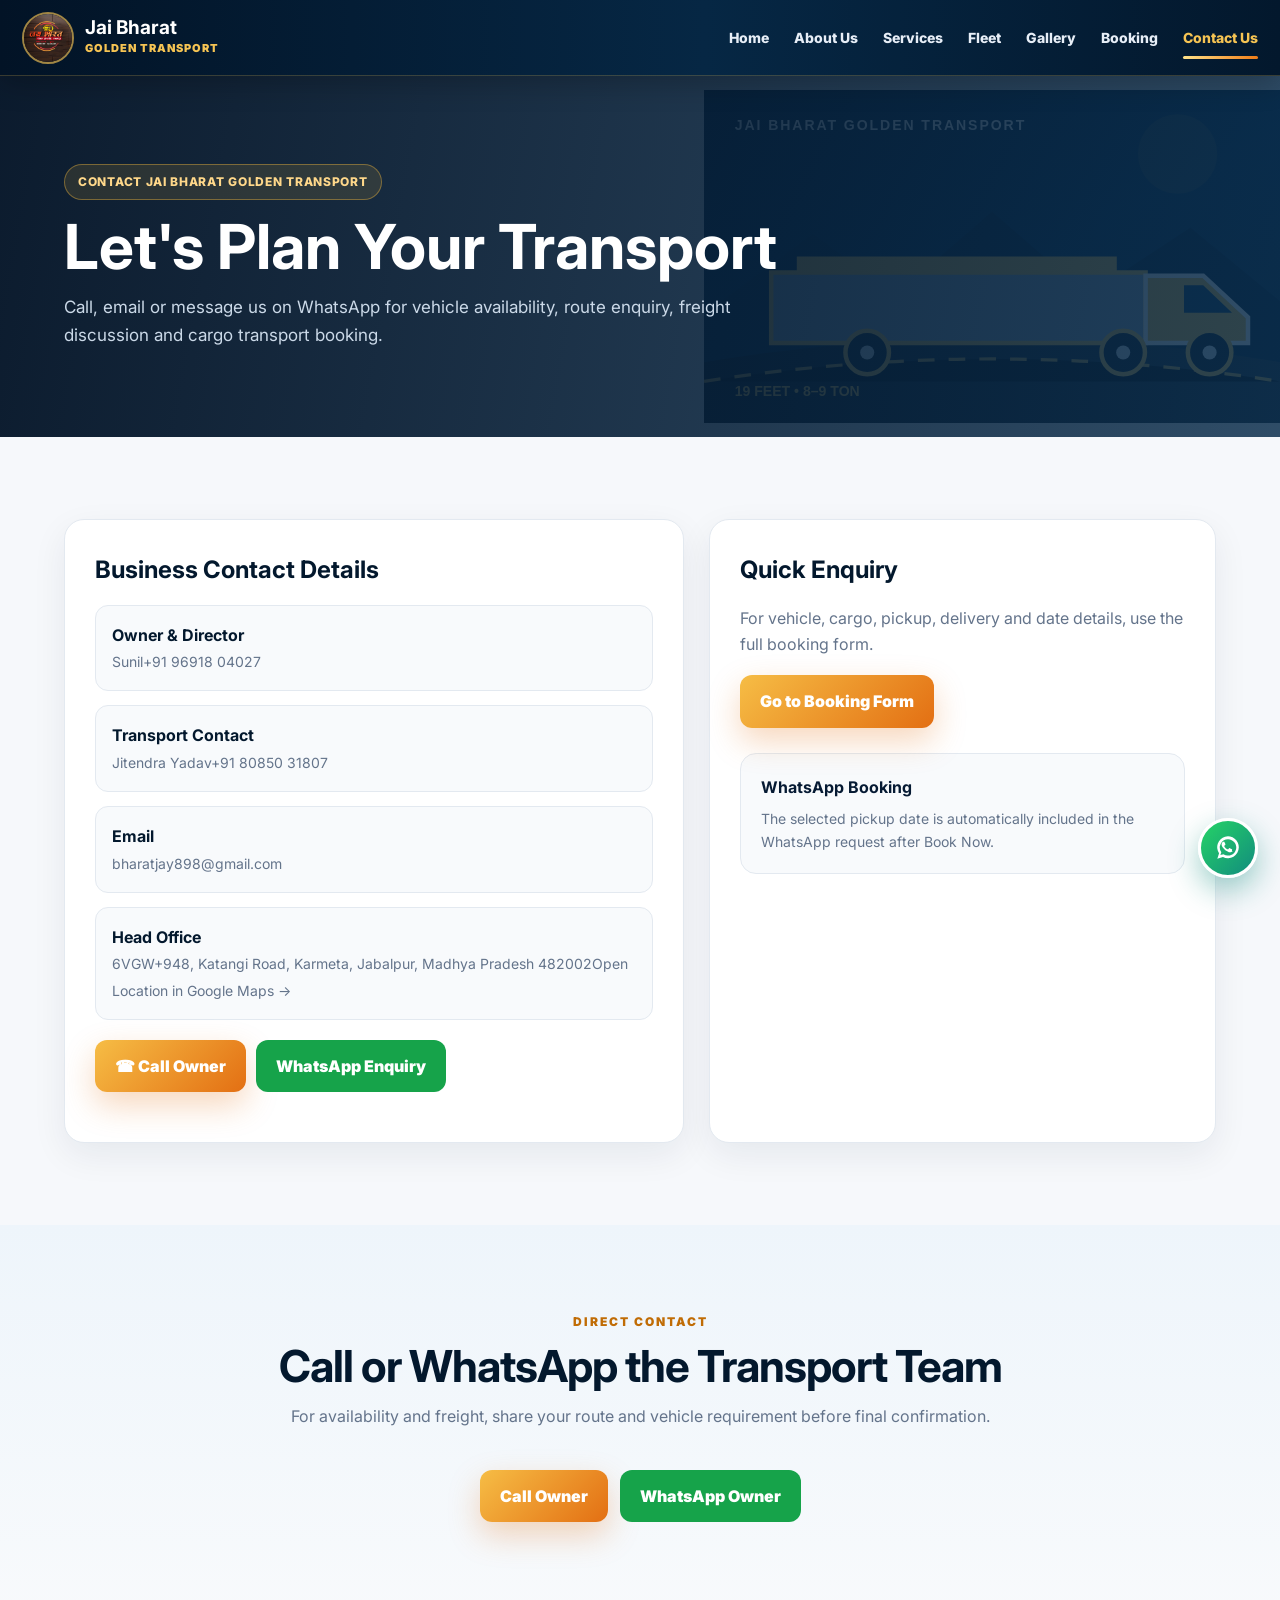
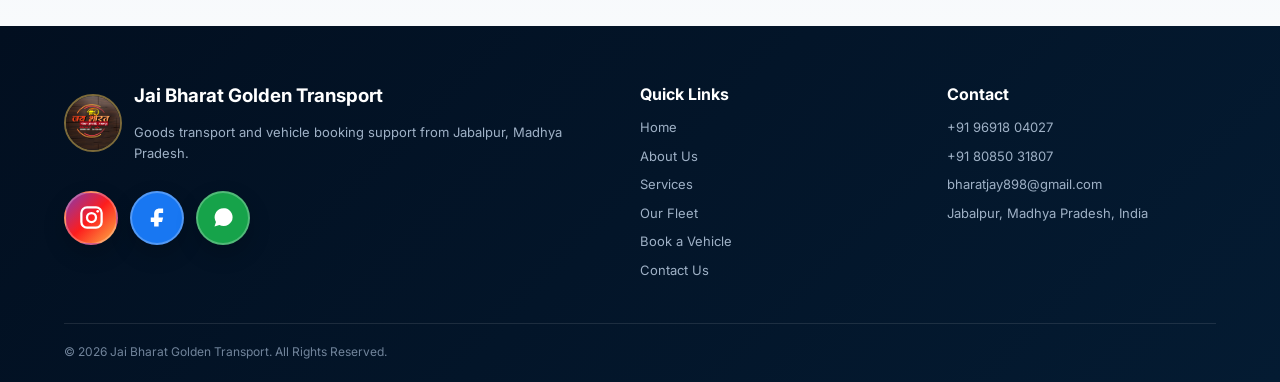
<file: contact.html>
<!DOCTYPE html><html lang="en"><head><meta charset="UTF-8"><meta name="viewport" content="width=device-width,initial-scale=1.0"><meta name="description" content="Contact Jai Bharat Golden Transport India for transport booking, goods transport service, freight enquiries, commercial transportation and vehicle booking from Jabalpur, Madhya Pradesh."><meta name="keywords" content="Jai Bharat Golden Transport, Jai Bharat Golden Transport India, Jai Bharat Golden Transport company, Jai Bharat Golden Transport contact, Jai Bharat Golden Transport services, Jai Bharat Golden Transport booking, Jai Bharat Golden Transport transport service, transport service, transportation company, goods transport service, logistics services, reliable transport service, commercial transportation, freight transport service, truck transportation service, goods transportation, full truck load service, part load transportation, commercial goods transport, freight transportation, heavy goods transportation, local transport service, long distance transport, industrial transportation, business logistics services, Jabalpur transport service, goods transport Jabalpur, transport service Madhya Pradesh"><meta name="robots" content="index, follow"><link rel="icon" href="logo.jfif"><link rel="canonical" href="https://jai-bharat-golden-transport.onrender.com/contact.html"><title>Contact Jai Bharat Golden Transport | Transport Booking</title><link rel="stylesheet" href="style.css"><meta property="og:type" content="website">
<meta property="og:title" content="Contact Jai Bharat Golden Transport | Transport Booking">
<meta property="og:description" content="Contact Jai Bharat Golden Transport India for transport booking, goods transport service, freight enquiries, commercial transportation and vehicle booking from Jabalpur, Madhya Pradesh.">
<meta property="og:url" content="https://jai-bharat-golden-transport.onrender.com/contact.html">
<meta property="og:site_name" content="Jai Bharat Golden Transport">
<meta property="og:image" content="https://jai-bharat-golden-transport.onrender.com/hero-transport.jpg">
<meta name="twitter:card" content="summary_large_image">
<meta name="twitter:title" content="Contact Jai Bharat Golden Transport | Transport Booking">
<meta name="twitter:description" content="Contact Jai Bharat Golden Transport India for transport booking, goods transport service, freight enquiries, commercial transportation and vehicle booking from Jabalpur, Madhya Pradesh.">
<meta name="twitter:image" content="https://jai-bharat-golden-transport.onrender.com/hero-transport.jpg">
</head><body>
<header class="nav"><a class="brand" href="index.html"><img src="logo.jfif" alt="Jai Bharat Golden Transport logo"><div><strong>Jai Bharat</strong><span>Golden Transport</span></div></a><nav id="navLinks"><a href="index.html">Home</a><a href="about.html">About Us</a><a href="services.html">Services</a><a href="index.html#fleet">Fleet</a><a href="gallery.html">Gallery</a><a href="booking.html">Booking</a><a class="active" href="contact.html">Contact Us</a></nav><button class="menu-btn" id="menuBtn" aria-label="Open navigation menu">☰</button></header>
<main><section class="page-hero"><div class="container"><span class="eyebrow">Contact Jai Bharat Golden Transport</span><h1>Let's Plan Your Transport</h1><p>Call, email or message us on WhatsApp for vehicle availability, route enquiry, freight discussion and cargo transport booking.</p></div></section>
<section class="section"><div class="container contact-grid"><div class="contact-card"><h2>Business Contact Details</h2><div class="contact-list"><div class="contact-item"><strong>Owner &amp; Director</strong><span>Sunil</span><a href="tel:9691804027">+91 96918 04027</a></div><div class="contact-item"><strong>Transport Contact</strong><span>Jitendra Yadav</span><a href="tel:8085031807">+91 80850 31807</a></div><div class="contact-item"><strong>Email</strong><a href="mailto:bharatjay898@gmail.com">bharatjay898@gmail.com</a></div><div class="contact-item"><strong>Head Office</strong><span>6VGW+948, Katangi Road, Karmeta, Jabalpur, Madhya Pradesh 482002</span><a href="https://www.google.com/maps/search/?api=1&query=6VGW%2B948%2C%20Katangi%20Road%2C%20Karmeta%2C%20Jabalpur" target="_blank" rel="noopener">Open Location in Google Maps →</a></div></div><div class="owner-buttons"><a class="btn primary" href="tel:9691804027">☎ Call Owner</a><a class="btn whatsapp" href="https://wa.me/919691804027?text=Hello%20Jai%20Bharat%20Golden%20Transport%2C%20I%20need%20a%20transport%20enquiry." target="_blank" rel="noopener">WhatsApp Enquiry</a></div></div>
<div class="contact-card"><h2>Quick Enquiry</h2><p style="color:#64748b;margin-bottom:18px">For vehicle, cargo, pickup, delivery and date details, use the full booking form.</p><a class="btn primary" href="booking.html">Go to Booking Form</a><div style="margin-top:25px;padding:20px;border-radius:16px;background:#f8fafc;border:1px solid #e3e9f0"><strong style="color:#061a33">WhatsApp Booking</strong><p style="color:#64748b;font-size:14px;margin-top:7px">The selected pickup date is automatically included in the WhatsApp request after Book Now.</p></div></div></div></section>
<section class="section route-section"><div class="container"><div class="section-head"><span>Direct Contact</span><h2>Call or WhatsApp the Transport Team</h2><p>For availability and freight, share your route and vehicle requirement before final confirmation.</p></div><div class="hero-actions" style="justify-content:center"><a class="btn primary" href="tel:9691804027">Call Owner</a><a class="btn whatsapp" href="https://wa.me/919691804027" target="_blank" rel="noopener">WhatsApp Owner</a></div></div></section></main>
<a class="float-wa" href="https://wa.me/919691804027" target="_blank" rel="noopener" aria-label="WhatsApp"><svg viewBox="0 0 24 24"><path d="M20.1 11.7a8.1 8.1 0 0 1-11.9 7L4 20l1.3-4.1a8.1 8.1 0 1 1 14.8-4.2Zm-8.1-6.2a6.1 6.1 0 0 0-5.2 9.3l.2.3-.7 2.2 2.3-.7.3.2A6.1 6.1 0 1 0 12 5.5Zm3.5 8.8c-.2.5-1 .9-1.5.9-.4.1-.9 0-1.3-.1-.4-.1-.8-.3-1.3-.6-2-1-3.3-3-3.4-3.1-.1-.1-.8-1.1-.8-2.1 0-1 .5-1.5.7-1.7.2-.2.4-.3.7-.3h.4c.1 0 .3.1.4.3l.6 1.4c.1.2.1.4 0 .5l-.4.5-.3.3c-.1.1-.2.2-.1.4.2.4.6 1 1.1 1.4.7.6 1.2.8 1.5.9.2.1.3.1.4-.1l.6-.7c.2-.2.3-.2.5-.1l1.3.6c.2.1.3.2.4.3.1.2.1.8-.1 1.3Z"/></svg></a>
<footer><div class="container footer-grid"><div><div class="footer-brand"><img src="logo.jfif" alt="Jai Bharat Golden Transport logo"><div><h3>Jai Bharat Golden Transport</h3><p>Goods transport and vehicle booking support from Jabalpur, Madhya Pradesh.</p></div></div><div class="social-links"><a class="social instagram" href="https://www.instagram.com/" target="_blank" aria-label="Instagram"><svg viewBox="0 0 24 24"><rect x="3" y="3" width="18" height="18" rx="5" fill="none" stroke="currentColor" stroke-width="2"/><circle cx="12" cy="12" r="4" fill="none" stroke="currentColor" stroke-width="2"/><circle cx="17.5" cy="6.5" r="1.2"/></svg></a><a class="social facebook" href="https://www.facebook.com/" target="_blank" aria-label="Facebook"><svg viewBox="0 0 24 24"><path d="M14 8h3V4h-3c-3.3 0-5 1.9-5 5v3H6v4h3v4h4v-4h3l1-4h-4V9c0-.7.3-1 1-1Z"/></svg></a><a class="social whatsapp" href="https://wa.me/919691804027" target="_blank" aria-label="WhatsApp"><svg viewBox="0 0 24 24"><path d="M20.1 11.7a8 8 0 0 1-11.8 7L4 20l1.3-4.1A8 8 0 1 1 20.1 11.7Z"/></svg></a></div></div><div><h4>Quick Links</h4><a href="index.html">Home</a><a href="about.html">About Us</a><a href="services.html">Services</a><a href="index.html#fleet">Our Fleet</a><a href="booking.html">Book a Vehicle</a><a href="contact.html">Contact Us</a></div><div><h4>Contact</h4><a href="tel:9691804027">+91 96918 04027</a><a href="tel:8085031807">+91 80850 31807</a><a href="mailto:bharatjay898@gmail.com">bharatjay898@gmail.com</a><p>Jabalpur, Madhya Pradesh, India</p></div></div><div class="container footer-bottom">© <span id="year"></span> Jai Bharat Golden Transport. All Rights Reserved.</div></footer><script src="script.js"></script></body></html>
</file>
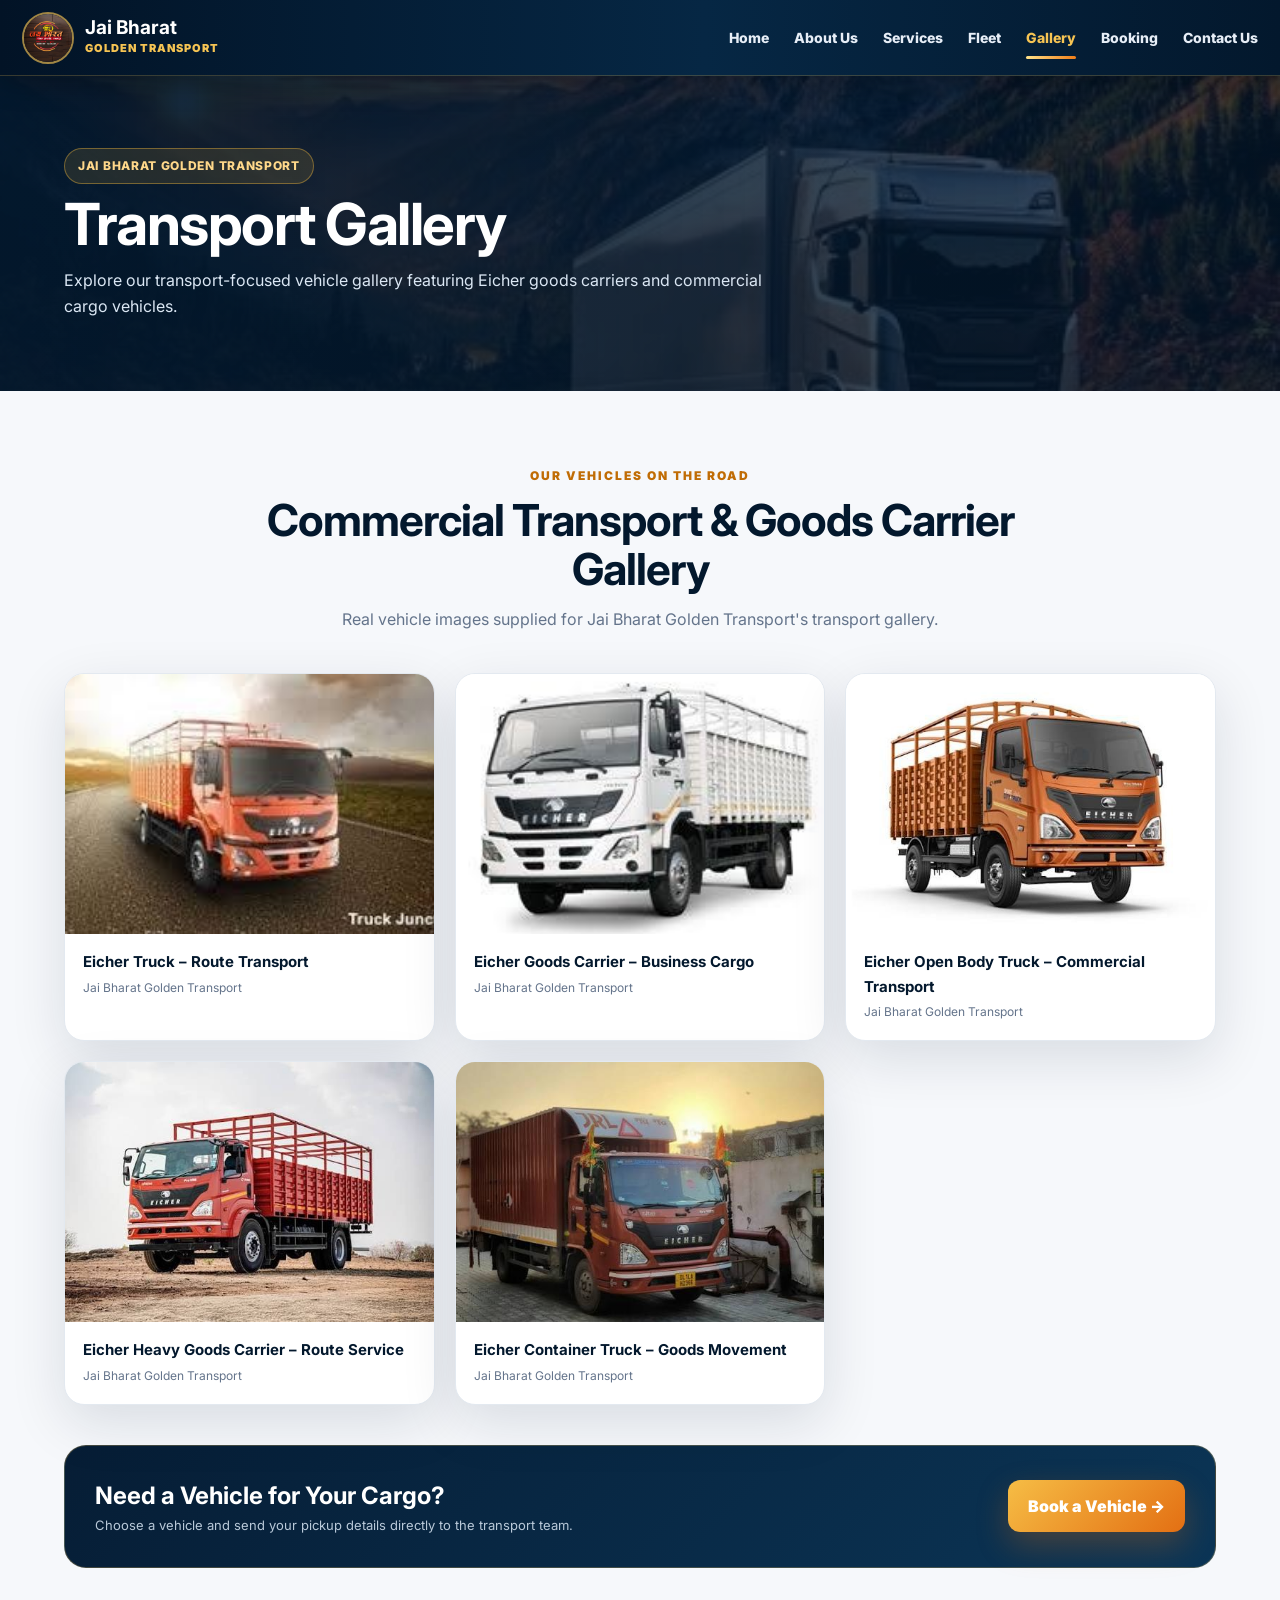
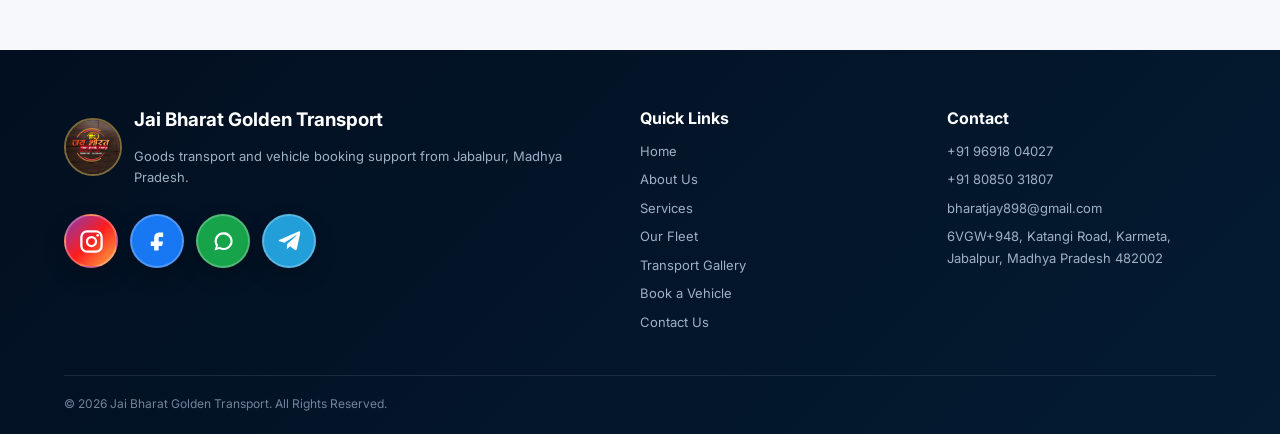
<file: gallery.html>
<!DOCTYPE html>
<html lang="en">
<head>
<meta charset="UTF-8"><meta name="viewport" content="width=device-width, initial-scale=1.0">
<meta name="description" content="View the Jai Bharat Golden Transport gallery featuring commercial transport vehicles and goods transportation services from Jabalpur, Madhya Pradesh.">
<meta name="keywords" content="Jai Bharat Golden Transport, Jai Bharat Golden Transport India, Jai Bharat Golden Transport company, Jai Bharat Golden Transport contact, Jai Bharat Golden Transport services, Jai Bharat Golden Transport booking, Jai Bharat Golden Transport transport service, transport service, transportation company, goods transport service, logistics services, reliable transport service, commercial transportation, freight transport service, truck transportation service, goods transportation, full truck load service, part load transportation, commercial goods transport, freight transportation, heavy goods transportation, local transport service, long distance transport, industrial transportation, business logistics services, Jabalpur transport service, goods transport Jabalpur, transport service Madhya Pradesh">
<meta name="author" content="Jai Bharat Golden Transport"><meta name="robots" content="index, follow"><meta name="theme-color" content="#03182d">
<link rel="icon" href="logo.jfif"><link rel="canonical" href="https://jai-bharat-golden-transport.onrender.com/gallery.html">
<title>Transport Gallery | Jai Bharat Golden Transport India</title><link rel="stylesheet" href="style.css">
<style>
.gallery-page-hero{background:linear-gradient(90deg,rgba(3,24,45,.96),rgba(3,24,45,.72)),url('hero-transport.jpg') center/cover no-repeat;padding:72px 0;color:#fff}.gallery-page-hero h1{font-size:clamp(36px,5vw,58px);line-height:1.05;margin:10px 0 12px;letter-spacing:-1.5px}.gallery-page-hero p{max-width:720px;color:#dbe7f4;font-size:16px}.gallery-page{padding-top:70px}.gallery-photo-grid{display:grid;grid-template-columns:repeat(3,1fr);gap:20px}.gallery-photo{margin:0;background:#fff;border:1px solid var(--line);border-radius:20px;overflow:hidden;box-shadow:var(--shadow);transition:.25s}.gallery-photo:hover{transform:translateY(-6px);box-shadow:0 22px 48px rgba(7,27,53,.15)}.gallery-photo img{width:100%;height:260px;display:block;object-fit:cover}.gallery-photo figcaption{padding:16px 18px 18px}.gallery-photo strong{display:block;color:var(--navy);font-size:15px}.gallery-photo span{display:block;color:var(--muted);font-size:12px;margin-top:3px}.gallery-cta{margin-top:40px;background:linear-gradient(135deg,#061d35,#0b3556);border:1px solid rgba(246,196,83,.25);border-radius:22px;padding:30px;color:#fff;display:flex;align-items:center;justify-content:space-between;gap:20px}.gallery-cta p{color:#b9c9d9;font-size:13px}
@media(max-width:900px){.gallery-photo-grid{grid-template-columns:repeat(2,1fr)}}@media(max-width:600px){.gallery-page-hero{padding:54px 0}.gallery-page{padding-top:48px}.gallery-photo-grid{grid-template-columns:1fr}.gallery-photo img{height:230px}.gallery-cta{display:block}.gallery-cta .btn{margin-top:16px}}
</style><meta property="og:type" content="website">
<meta property="og:title" content="Transport Gallery | Jai Bharat Golden Transport India">
<meta property="og:description" content="View the Jai Bharat Golden Transport gallery featuring commercial transport vehicles and goods transportation services from Jabalpur, Madhya Pradesh.">
<meta property="og:url" content="https://jai-bharat-golden-transport.onrender.com/gallery.html">
<meta property="og:site_name" content="Jai Bharat Golden Transport">
<meta property="og:image" content="https://jai-bharat-golden-transport.onrender.com/hero-transport.jpg">
<meta name="twitter:card" content="summary_large_image">
<meta name="twitter:title" content="Transport Gallery | Jai Bharat Golden Transport India">
<meta name="twitter:description" content="View the Jai Bharat Golden Transport gallery featuring commercial transport vehicles and goods transportation services from Jabalpur, Madhya Pradesh.">
<meta name="twitter:image" content="https://jai-bharat-golden-transport.onrender.com/hero-transport.jpg">
</head>
<body>
<header class="nav"><a class="brand" href="index.html" aria-label="Jai Bharat Golden Transport Home"><img src="logo.jfif" alt="Jai Bharat Golden Transport logo"><div><strong>Jai Bharat</strong><span>Golden Transport</span></div></a>
<nav id="navLinks" aria-label="Main navigation"><a href="index.html">Home</a><a href="about.html">About Us</a><a href="services.html">Services</a><a href="index.html#fleet">Fleet</a><a class="active" href="gallery.html">Gallery</a><a href="booking.html">Booking</a><a href="contact.html">Contact Us</a></nav>
<button class="menu-btn" id="menuBtn" aria-label="Open navigation menu" aria-expanded="false">☰</button></header>
<main><section class="gallery-page-hero"><div class="container"><span class="eyebrow">Jai Bharat Golden Transport</span><h1>Transport Gallery</h1><p>Explore our transport-focused vehicle gallery featuring Eicher goods carriers and commercial cargo vehicles.</p></div></section>
<section class="section gallery-page"><div class="container"><div class="section-head"><span>Our Vehicles On The Road</span><h2>Commercial Transport &amp; Goods Carrier Gallery</h2><p>Real vehicle images supplied for Jai Bharat Golden Transport's transport gallery.</p></div><div class="gallery-photo-grid">
<figure class="gallery-photo"><img src="gallery-1.jpg" alt="Eicher Truck – Route Transport for Jai Bharat Golden Transport" loading="lazy"><figcaption><strong>Eicher Truck – Route Transport</strong><span>Jai Bharat Golden Transport</span></figcaption></figure><figure class="gallery-photo"><img src="gallery-2.jpg" alt="Eicher Goods Carrier – Business Cargo for Jai Bharat Golden Transport" loading="lazy"><figcaption><strong>Eicher Goods Carrier – Business Cargo</strong><span>Jai Bharat Golden Transport</span></figcaption></figure><figure class="gallery-photo"><img src="gallery-3.jpg" alt="Eicher Open Body Truck – Commercial Transport for Jai Bharat Golden Transport" loading="lazy"><figcaption><strong>Eicher Open Body Truck – Commercial Transport</strong><span>Jai Bharat Golden Transport</span></figcaption></figure><figure class="gallery-photo"><img src="gallery-4.jpg" alt="Eicher Heavy Goods Carrier – Route Service for Jai Bharat Golden Transport" loading="lazy"><figcaption><strong>Eicher Heavy Goods Carrier – Route Service</strong><span>Jai Bharat Golden Transport</span></figcaption></figure><figure class="gallery-photo"><img src="gallery-5.jpg" alt="Eicher Container Truck – Goods Movement for Jai Bharat Golden Transport" loading="lazy"><figcaption><strong>Eicher Container Truck – Goods Movement</strong><span>Jai Bharat Golden Transport</span></figcaption></figure>
</div><div class="gallery-cta"><div><h2>Need a Vehicle for Your Cargo?</h2><p>Choose a vehicle and send your pickup details directly to the transport team.</p></div><a class="btn primary" href="booking.html">Book a Vehicle →</a></div></div></section></main>
<footer><div class="container footer-grid"><div><div class="footer-brand"><img src="logo.jfif" alt="Jai Bharat Golden Transport logo"><div><h3>Jai Bharat Golden Transport</h3><p>Goods transport and vehicle booking support from Jabalpur, Madhya Pradesh.</p></div></div><div class="social-links"><a class="social instagram" href="https://www.instagram.com/" target="_blank" rel="noopener" aria-label="Instagram"><svg viewBox="0 0 24 24"><rect x="3" y="3" width="18" height="18" rx="5" fill="none" stroke="currentColor" stroke-width="2"/><circle cx="12" cy="12" r="4" fill="none" stroke="currentColor" stroke-width="2"/><circle cx="17.5" cy="6.5" r="1.2"/></svg></a><a class="social facebook" href="https://www.facebook.com/" target="_blank" rel="noopener" aria-label="Facebook"><svg viewBox="0 0 24 24"><path d="M14 8h3V4h-3c-3.3 0-5 1.9-5 5v3H6v4h3v4h4v-4h3l1-4h-4V9c0-.7.3-1 1-1Z"/></svg></a><a class="social whatsapp" href="https://wa.me/919691804027" target="_blank" rel="noopener" aria-label="WhatsApp"><svg viewBox="0 0 24 24"><path d="M20.1 11.7a8 8 0 0 1-11.8 7L4 20l1.3-4.1A8 8 0 1 1 20.1 11.7Zm-8-6a6 6 0 0 0-5.1 9.2l.2.3-.7 2.1 2.2-.7.3.2A6 6 0 1 0 12 5.7Z"/></svg></a><a class="social telegram" href="https://t.me/" target="_blank" rel="noopener" aria-label="Telegram"><svg viewBox="0 0 24 24"><path d="m21.5 4.6-3 14.1c-.2 1-.8 1.3-1.6.8l-4.4-3.2-2.1 2c-.2.2-.4.4-.8.4l.3-4.5 8.2-7.4c.4-.4-.1-.6-.6-.2l-10.1 6.4-4.3-1.3c-.9-.3-.9-.9.2-1.3L20.1 3c.8-.3 1.5.2 1.4 1.6Z"/></svg></a></div></div><div><h4>Quick Links</h4><a href="index.html">Home</a><a href="about.html">About Us</a><a href="services.html">Services</a><a href="index.html#fleet">Our Fleet</a><a href="gallery.html">Transport Gallery</a><a href="booking.html">Book a Vehicle</a><a href="contact.html">Contact Us</a></div><div><h4>Contact</h4><a href="tel:9691804027">+91 96918 04027</a><a href="tel:8085031807">+91 80850 31807</a><a href="mailto:bharatjay898@gmail.com">bharatjay898@gmail.com</a><p>6VGW+948, Katangi Road, Karmeta, Jabalpur, Madhya Pradesh 482002</p></div></div><div class="container footer-bottom">© <span id="year"></span> Jai Bharat Golden Transport. All Rights Reserved.</div></footer>
<script src="script.js"></script></body></html>
</file>
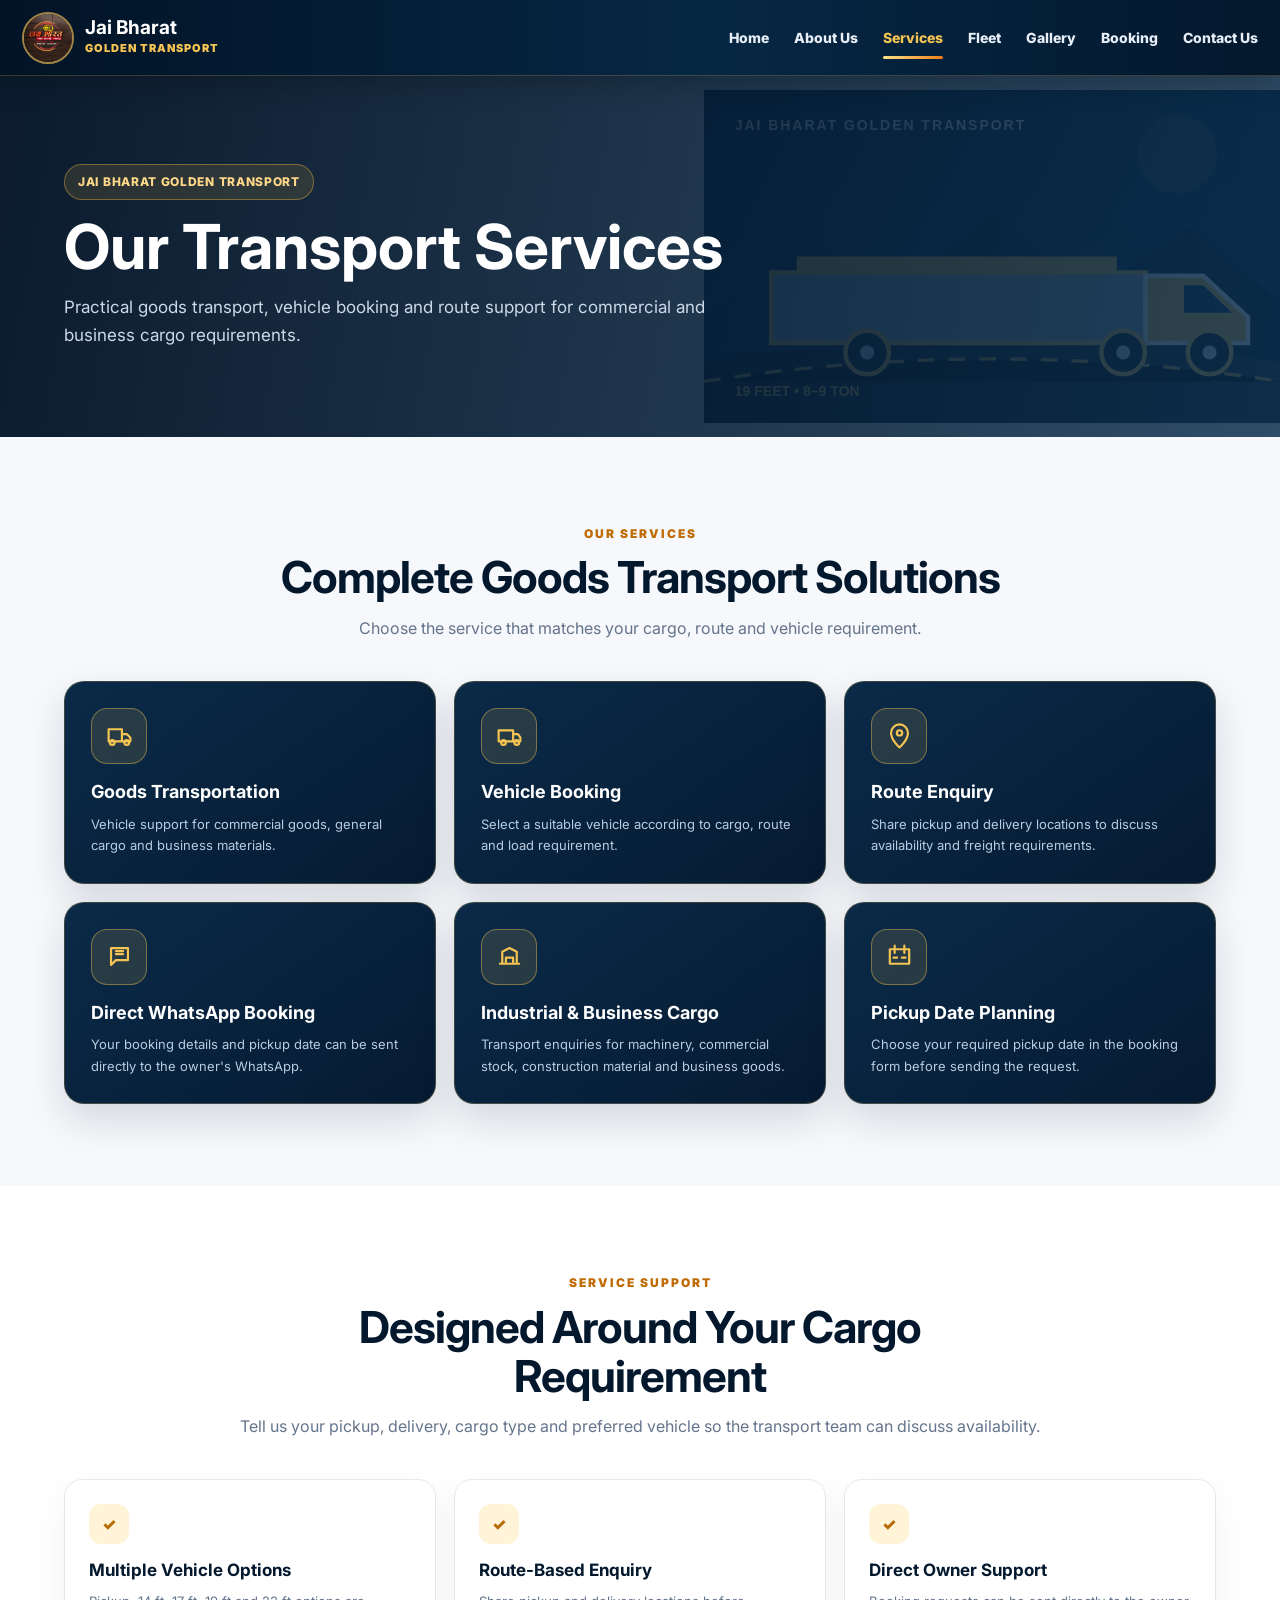
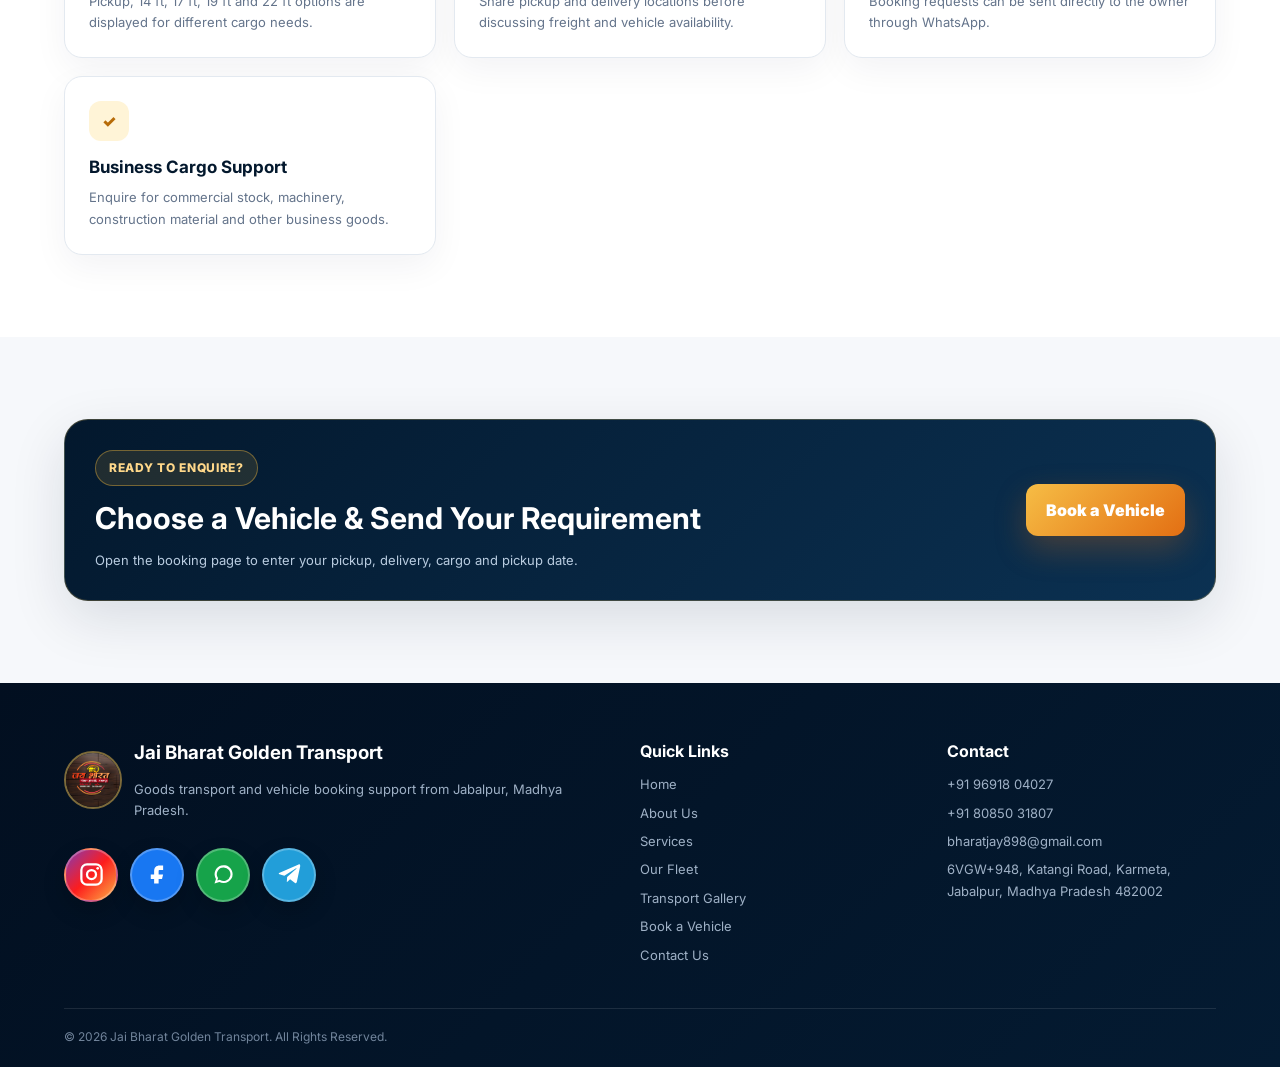
<file: services.html>
<!DOCTYPE html>
<html lang="en">
<head>
<meta charset="UTF-8">
<meta name="viewport" content="width=device-width, initial-scale=1.0">
<meta name="description" content="Jai Bharat Golden Transport services include goods transportation, full truck load and part load transport, commercial goods transport, freight transportation, heavy goods transport, local and long-distance transport, industrial cargo and business logistics support.">
<meta name="keywords" content="Jai Bharat Golden Transport, Jai Bharat Golden Transport India, Jai Bharat Golden Transport company, Jai Bharat Golden Transport contact, Jai Bharat Golden Transport services, Jai Bharat Golden Transport booking, Jai Bharat Golden Transport transport service, transport service, transportation company, goods transport service, logistics services, reliable transport service, commercial transportation, freight transport service, truck transportation service, goods transportation, full truck load service, part load transportation, commercial goods transport, freight transportation, heavy goods transportation, local transport service, long distance transport, industrial transportation, business logistics services, Jabalpur transport service, goods transport Jabalpur, transport service Madhya Pradesh">
<meta name="author" content="Jai Bharat Golden Transport">
<meta name="robots" content="index, follow">
<meta name="theme-color" content="#03182d">
<link rel="icon" href="logo.jfif">
<link rel="canonical" href="https://jai-bharat-golden-transport.onrender.com/services.html">
<title>Transport Services | Jai Bharat Golden Transport India</title>
<link rel="stylesheet" href="style.css">
<meta property="og:type" content="website">
<meta property="og:title" content="Transport Services | Jai Bharat Golden Transport India">
<meta property="og:description" content="Jai Bharat Golden Transport services include goods transportation, full truck load and part load transport, commercial goods transport, freight transportation, heavy goods transport, local and long-distance transport, industrial cargo and business logistics support.">
<meta property="og:url" content="https://jai-bharat-golden-transport.onrender.com/services.html">
<meta property="og:site_name" content="Jai Bharat Golden Transport">
<meta property="og:image" content="https://jai-bharat-golden-transport.onrender.com/hero-transport.jpg">
<meta name="twitter:card" content="summary_large_image">
<meta name="twitter:title" content="Transport Services | Jai Bharat Golden Transport India">
<meta name="twitter:description" content="Jai Bharat Golden Transport services include goods transportation, full truck load and part load transport, commercial goods transport, freight transportation, heavy goods transport, local and long-distance transport, industrial cargo and business logistics support.">
<meta name="twitter:image" content="https://jai-bharat-golden-transport.onrender.com/hero-transport.jpg">
</head>
<body>
<header class="nav">
  <a class="brand" href="index.html" aria-label="Jai Bharat Golden Transport Home"><img src="logo.jfif" alt="Jai Bharat Golden Transport logo"><div><strong>Jai Bharat</strong><span>Golden Transport</span></div></a>
  <nav id="navLinks" aria-label="Main navigation"><a href="index.html">Home</a><a href="about.html">About Us</a><a class="active" href="services.html">Services</a><a href="index.html#fleet">Fleet</a><a href="gallery.html">Gallery</a><a href="booking.html">Booking</a><a href="contact.html">Contact Us</a></nav>
  <button class="menu-btn" id="menuBtn" aria-label="Open navigation menu" aria-expanded="false">☰</button>
</header>
<main>
<section class="page-hero"><div class="container"><span class="eyebrow">Jai Bharat Golden Transport</span><h1>Our Transport Services</h1><p>Practical goods transport, vehicle booking and route support for commercial and business cargo requirements.</p></div></section>
<section class="section"><div class="container">
  <div class="section-head"><span>Our Services</span><h2>Complete Goods Transport Solutions</h2><p>Choose the service that matches your cargo, route and vehicle requirement.</p></div>
  <div class="service-grid">
    <article class="service-card"><div class="icon"><svg viewBox="0 0 24 24"><path d="M3 6h11v10H3zM14 10h4l3 3v3h-7zM6 19a2 2 0 1 0 0-4 2 2 0 0 0 0 4Zm12 0a2 2 0 1 0 0-4 2 2 0 0 0 0 4Z"/></svg></div><h3>Goods Transportation</h3><p>Vehicle support for commercial goods, general cargo and business materials.</p></article>
    <article class="service-card"><div class="icon"><svg viewBox="0 0 24 24"><path d="M3 7h12v9H3zM15 10h4l2 3v3h-6zM7 19a2 2 0 1 0 0-4 2 2 0 0 0 0 4Zm11 0a2 2 0 1 0 0-4 2 2 0 0 0 0 4Z"/></svg></div><h3>Vehicle Booking</h3><p>Select a suitable vehicle according to cargo, route and load requirement.</p></article>
    <article class="service-card"><div class="icon"><svg viewBox="0 0 24 24"><path d="M12 21s7-6.1 7-12A7 7 0 1 0 5 9c0 5.9 7 12 7 12Z"/><circle cx="12" cy="9" r="2.2"/></svg></div><h3>Route Enquiry</h3><p>Share pickup and delivery locations to discuss availability and freight requirements.</p></article>
    <article class="service-card"><div class="icon"><svg viewBox="0 0 24 24"><path d="M5 5h14v10H9l-4 4V5Z"/><path d="M9 10h6M9 7.5h6"/></svg></div><h3>Direct WhatsApp Booking</h3><p>Your booking details and pickup date can be sent directly to the owner's WhatsApp.</p></article>
    <article class="service-card"><div class="icon"><svg viewBox="0 0 24 24"><path d="M4 18h16M6 18V8l6-3 6 3v10M9 18v-5h6v5"/></svg></div><h3>Industrial &amp; Business Cargo</h3><p>Transport enquiries for machinery, commercial stock, construction material and business goods.</p></article>
    <article class="service-card"><div class="icon"><svg viewBox="0 0 24 24"><path d="M4 6h16v12H4zM8 3v6M16 3v6M7 13h3M14 13h3"/></svg></div><h3>Pickup Date Planning</h3><p>Choose your required pickup date in the booking form before sending the request.</p></article>
  </div>
</div></section>
<section class="section why-section"><div class="container"><div class="section-head"><span>Service Support</span><h2>Designed Around Your Cargo Requirement</h2><p>Tell us your pickup, delivery, cargo type and preferred vehicle so the transport team can discuss availability.</p></div><div class="why-grid"><article><div>✓</div><h3>Multiple Vehicle Options</h3><p>Pickup, 14 ft, 17 ft, 19 ft and 22 ft options are displayed for different cargo needs.</p></article><article><div>✓</div><h3>Route-Based Enquiry</h3><p>Share pickup and delivery locations before discussing freight and vehicle availability.</p></article><article><div>✓</div><h3>Direct Owner Support</h3><p>Booking requests can be sent directly to the owner through WhatsApp.</p></article><article><div>✓</div><h3>Business Cargo Support</h3><p>Enquire for commercial stock, machinery, construction material and other business goods.</p></article></div></div></section>
<section class="section"><div class="container cta-panel"><div><span class="eyebrow">Ready to Enquire?</span><h2>Choose a Vehicle &amp; Send Your Requirement</h2><p>Open the booking page to enter your pickup, delivery, cargo and pickup date.</p></div><a class="btn primary" href="booking.html">Book a Vehicle</a></div></section>
</main>
<div class="mobile-action-bar"><a href="tel:9691804027">☎ Call</a><a href="https://wa.me/919691804027" target="_blank" rel="noopener" class="wa">WhatsApp</a></div>
<footer><div class="container footer-grid"><div><div class="footer-brand"><img src="logo.jfif" alt="Jai Bharat Golden Transport logo"><div><h3>Jai Bharat Golden Transport</h3><p>Goods transport and vehicle booking support from Jabalpur, Madhya Pradesh.</p></div></div><div class="social-links"><a class="social instagram" href="https://www.instagram.com/" target="_blank" rel="noopener" aria-label="Instagram"><svg viewBox="0 0 24 24"><rect x="3" y="3" width="18" height="18" rx="5" fill="none" stroke="currentColor" stroke-width="2"/><circle cx="12" cy="12" r="4" fill="none" stroke="currentColor" stroke-width="2"/><circle cx="17.5" cy="6.5" r="1.2"/></svg></a><a class="social facebook" href="https://www.facebook.com/" target="_blank" rel="noopener" aria-label="Facebook"><svg viewBox="0 0 24 24"><path d="M14 8h3V4h-3c-3.3 0-5 1.9-5 5v3H6v4h3v4h4v-4h3l1-4h-4V9c0-.7.3-1 1-1Z"/></svg></a><a class="social whatsapp" href="https://wa.me/919691804027" target="_blank" rel="noopener" aria-label="WhatsApp"><svg viewBox="0 0 24 24"><path d="M20.1 11.7a8 8 0 0 1-11.8 7L4 20l1.3-4.1A8 8 0 1 1 20.1 11.7Zm-8-6a6 6 0 0 0-5.1 9.2l.2.3-.7 2.1 2.2-.7.3.2A6 6 0 1 0 12 5.7Z"/></svg></a><a class="social telegram" href="https://t.me/" target="_blank" rel="noopener" aria-label="Telegram"><svg viewBox="0 0 24 24"><path d="m21.5 4.6-3 14.1c-.2 1-.8 1.3-1.6.8l-4.4-3.2-2.1 2c-.2.2-.4.4-.8.4l.3-4.5 8.2-7.4c.4-.4-.1-.6-.6-.2l-10.1 6.4-4.3-1.3c-.9-.3-.9-.9.2-1.3L20.1 3c.8-.3 1.5.2 1.4 1.6Z"/></svg></a></div></div><div><h4>Quick Links</h4><a href="index.html">Home</a><a href="about.html">About Us</a><a href="services.html">Services</a><a href="index.html#fleet">Our Fleet</a><a href="gallery.html">Transport Gallery</a><a href="booking.html">Book a Vehicle</a><a href="contact.html">Contact Us</a></div><div><h4>Contact</h4><a href="tel:9691804027">+91 96918 04027</a><a href="tel:8085031807">+91 80850 31807</a><a href="mailto:bharatjay898@gmail.com">bharatjay898@gmail.com</a><p>6VGW+948, Katangi Road, Karmeta, Jabalpur, Madhya Pradesh 482002</p></div></div><div class="container footer-bottom">© <span id="year"></span> Jai Bharat Golden Transport. All Rights Reserved.</div></footer>
<script src="script.js"></script>
</body></html>
</file>
<file: style.css>
@import url('https://fonts.googleapis.com/css2?family=Inter:wght@400;500;600;700;800;900&display=swap');
:root{--navy:#03182d;--navy2:#0a3152;--gold:#f6c453;--gold2:#d88b16;--orange:#ef7d18;--green:#16a34a;--text:#172033;--muted:#64748b;--bg:#f6f8fb;--white:#fff;--line:#e3e9f0;--shadow:0 18px 55px rgba(6,26,51,.12)}
*{box-sizing:border-box;margin:0;padding:0}html{scroll-behavior:smooth;scroll-padding-top:80px}body{font-family:Inter,Arial,sans-serif;background:var(--bg);color:var(--text);line-height:1.65}a{text-decoration:none;color:inherit}img{max-width:100%}.container{width:min(1160px,90%);margin:auto}
.nav{height:76px;background:linear-gradient(90deg,#021326,#062744 55%,#03182d);display:flex;align-items:center;padding:0 22px;position:sticky;top:0;z-index:100;box-shadow:0 8px 28px rgba(0,0,0,.22);border-bottom:1px solid rgba(246,196,83,.22)}.brand{display:flex;align-items:center;gap:11px;margin-right:auto}.brand img{width:52px;height:52px;border-radius:50%;object-fit:cover;border:2px solid rgba(246,196,83,.65)}.brand strong{display:block;color:#fff;font-size:19px;line-height:1.1}.brand span{display:block;color:#f6c453;font-size:11px;font-weight:900;letter-spacing:1px;text-transform:uppercase}nav{display:flex;align-items:center;gap:25px;font-size:14px;font-weight:800;color:#e7eef7}nav a{position:relative;padding:27px 0}nav a:after{content:"";position:absolute;left:0;right:100%;bottom:17px;height:3px;border-radius:10px;background:linear-gradient(90deg,#ffe28a,#ef7d18);transition:.25s}nav a:hover,nav a.active{color:#f6c453}nav a:hover:after,nav a.active:after{right:0}.menu-btn{display:none;border:1px solid rgba(255,255,255,.2);background:rgba(255,255,255,.07);font-size:24px;color:#fff;width:44px;height:44px;border-radius:12px}
.hero{min-height:570px;position:relative;display:flex;align-items:center;overflow:hidden;background:linear-gradient(90deg,rgba(2,15,29,.93) 0%,rgba(3,23,42,.75) 48%,rgba(3,23,42,.24) 100%),url('hero-transport.jpg') center/cover no-repeat}.hero:after{content:"";position:absolute;inset:0;background:radial-gradient(circle at 76% 28%,rgba(246,196,83,.18),transparent 26%);pointer-events:none}.hero-content{position:relative;z-index:2;padding:65px 0;max-width:710px;color:#fff;margin-left:0;transform:translateX(18px)}.eyebrow{display:inline-flex;padding:7px 13px;border-radius:999px;background:rgba(245,184,61,.12);border:1px solid rgba(245,184,61,.4);color:#ffd88a;font-size:12px;font-weight:800;letter-spacing:.7px;text-transform:uppercase}.hero h1{font-size:clamp(38px,4.1vw,54px);line-height:1.04;margin:17px 0 17px;letter-spacing:-1.8px}.hero h1 span{display:block;color:#f6c453;text-shadow:0 4px 18px rgba(0,0,0,.2)}.hero p{font-size:17px;color:#e4edf7;max-width:680px}.hero-actions{display:flex;gap:12px;flex-wrap:wrap;margin:28px 0 22px}.btn{display:inline-flex;align-items:center;justify-content:center;gap:8px;border:0;border-radius:12px;padding:13px 20px;font-weight:900;cursor:pointer;transition:.25s}.btn:hover{transform:translateY(-2px)}.btn.primary{background:linear-gradient(135deg,#f6bd45,#e36f13);color:#fff;box-shadow:0 13px 32px rgba(227,111,19,.28)}.btn.whatsapp{background:#16a34a;color:#fff}.btn.outline{border:1px solid rgba(255,255,255,.3);color:#fff;background:rgba(255,255,255,.07)}.hero-trust{display:flex;gap:18px;flex-wrap:wrap;color:#f7e0a5;font-size:12px;font-weight:700}.hero-trust span{padding-left:11px;border-left:2px solid rgba(246,196,83,.55)}
.trust-strip{background:#061c34;border-top:1px solid rgba(246,196,83,.22);border-bottom:1px solid rgba(246,196,83,.22);color:#fff}.trust-grid{display:grid;grid-template-columns:repeat(4,1fr)}.trust-grid>div{display:flex;gap:13px;align-items:center;padding:20px 18px;border-right:1px solid rgba(255,255,255,.09)}.trust-grid>div:last-child{border-right:0}.trust-icon{width:44px;height:44px;border-radius:13px;display:grid;place-items:center;background:rgba(246,196,83,.14);border:1px solid rgba(246,196,83,.4);color:#f6c453;font-size:21px;font-weight:900}.trust-grid strong{display:block;font-size:13px}.trust-grid small{display:block;color:#aebfd1;font-size:11px;margin-top:2px}
.section{padding:82px 0}.section-head{text-align:center;max-width:820px;margin:0 auto 40px}.section-head>span{font-size:12px;color:#c06c05;font-weight:900;text-transform:uppercase;letter-spacing:2px}.section-head h2{font-size:clamp(29px,4vw,44px);line-height:1.12;color:var(--navy);margin:8px 0 12px;letter-spacing:-1px}.section-head p{color:var(--muted)}.section-head.light h2,.section-head.light p{color:#fff}.section-head.light>span{color:#ffd27b}
.service-grid{display:grid;grid-template-columns:repeat(3,1fr);gap:18px}.service-card{padding:26px;border:1px solid rgba(246,196,83,.22);background:linear-gradient(145deg,#0a2a48,#061b32);border-radius:20px;transition:.25s;box-shadow:0 16px 38px rgba(3,24,45,.14)}.service-card:hover{transform:translateY(-5px)}.service-card .icon{width:56px;height:56px;border-radius:16px;display:grid;place-items:center;color:#f6c453;background:rgba(246,196,83,.13);border:1px solid rgba(246,196,83,.42)}.service-card .icon svg{width:29px;height:29px;fill:none;stroke:currentColor;stroke-width:1.8;stroke-linecap:round;stroke-linejoin:round}.service-card h3{margin:13px 0 7px;color:#fff;font-size:18px}.service-card p{color:#b9cce0;font-size:13px}
.route-section{background:linear-gradient(180deg,#eef5fb,#f8fafc)}.route-box{display:grid;grid-template-columns:1fr 38px 1fr auto;gap:12px;align-items:end;background:#fff;padding:20px;border-radius:20px;box-shadow:var(--shadow)}.field{display:flex;flex-direction:column;gap:7px}.field label{font-size:12px;font-weight:900;color:#475569}.field input,.field select,.field textarea{width:100%;border:1px solid #d9e2ec;border-radius:11px;padding:12px 13px;font:inherit;outline:none;background:#fff;color:#172033}.field input:focus,.field select:focus,.field textarea:focus{border-color:#f1a62b;box-shadow:0 0 0 3px rgba(241,166,43,.12)}.swap{text-align:center;font-size:25px;color:var(--orange);padding-bottom:8px}.route-result{margin-top:18px;background:#fff;border-left:4px solid var(--green);border-radius:12px;padding:16px}
.fleet-section{background:#f9fbfd}.fleet-grid{display:grid;grid-template-columns:repeat(5,1fr);gap:18px}.fleet-card{overflow:hidden;transition:.25s;border:1px solid #e4e8ed;background:#fff;border-radius:20px;box-shadow:0 12px 35px rgba(7,27,53,.07)}.fleet-card:hover{transform:translateY(-5px);border-color:rgba(216,139,22,.55);box-shadow:0 18px 45px rgba(3,24,45,.14)}.fleet-card img{width:100%;display:block;aspect-ratio:1.5;object-fit:cover;background:#061c32}.fleet-card>div{padding:18px}.tag{font-size:10px;background:#fff4d7;color:#9a6108;border:1px solid #f4d68c;border-radius:999px;padding:5px 8px;font-weight:900}.fleet-card h3{margin:11px 0 3px;color:var(--navy);font-size:19px}.fleet-card strong{color:#d27b0c}.fleet-card p{color:var(--muted);font-size:12px;margin:5px 0 12px}.fleet-book{border:0;background:none;color:#b76b08;font-weight:900;padding:0;cursor:pointer;font-size:12px}.fleet-book:hover{text-decoration:underline}
.process-section{background:linear-gradient(135deg,#06172d,#0b2d4f)}.process-section .section-head h2,.process-section .section-head p{color:#fff}.process-grid{display:grid;grid-template-columns:repeat(4,1fr);gap:18px}.process-grid article{padding:25px;border:1px solid rgba(246,196,83,.2);border-radius:18px;background:rgba(255,255,255,.055)}.process-grid b{display:grid;place-items:center;width:44px;height:44px;border-radius:12px;background:#f6c453;color:#03182d;font-size:14px}.process-grid h3{color:#fff;margin:14px 0 7px}.process-grid p{color:#b9cce0;font-size:13px}
.booking-section{background:linear-gradient(135deg,#03182d 0%,#0a3152 100%)}.booking-form{display:grid;grid-template-columns:repeat(2,1fr);gap:15px;background:rgba(255,255,255,.065);padding:25px;border-radius:22px;border:1px solid rgba(255,255,255,.13)}.booking-form .field label{color:#dce9f6}.booking-form .field input,.booking-form .field select,.booking-form .field textarea{background:#fff}.full{grid-column:1/-1}.big{padding:16px;font-size:15px}
.why-section{background:#fff}.why-grid{display:grid;grid-template-columns:repeat(3,1fr);gap:18px}.why-grid article{padding:24px;border:1px solid var(--line);border-radius:18px;background:#fff;box-shadow:0 12px 35px rgba(7,27,53,.05)}.why-grid article>div{width:40px;height:40px;display:grid;place-items:center;border-radius:12px;background:#fff4d7;color:#b76b08;font-weight:900}.why-grid h3{color:var(--navy);margin:12px 0 6px;font-size:17px}.why-grid p{color:var(--muted);font-size:13px}
.owner-section-wrap{background:#f2f6fa}.owner-section{display:grid;grid-template-columns:340px 1fr;gap:60px;align-items:center}.owner-photo{border-radius:26px;overflow:hidden;box-shadow:var(--shadow);background:#0b2c4b;border:1px solid rgba(246,196,83,.3)}.owner-photo img{width:100%;display:block}.owner-info h2{font-size:44px;line-height:1.1;color:var(--navy);margin:12px 0}.owner-info>p{color:var(--muted);font-size:16px}.owner-buttons{display:flex;gap:10px;flex-wrap:wrap;margin:20px 0}.owner-contact-btn span:first-child{font-size:18px}.contact-lines{display:flex;gap:18px;flex-wrap:wrap;color:#475569;font-size:14px}.contact-lines a{font-weight:900;color:#b85f00}.owner-label{color:#b85f00;background:#fff0df;border-color:#fed7aa}
.social-links{display:flex;gap:12px;flex-wrap:wrap;margin-top:19px}.social{width:54px;height:54px;border-radius:50%;display:inline-flex;align-items:center;justify-content:center;color:#fff;box-shadow:0 9px 22px rgba(0,0,0,.2);transition:.2s;border:2px solid rgba(255,255,255,.25)}.social svg{width:27px;height:27px;display:block;fill:currentColor}.social:hover{transform:translateY(-4px) scale(1.03)}.instagram{background:linear-gradient(135deg,#833ab4,#fd1d1d,#fcb045)}.facebook{background:#1877f2}.telegram{background:#229ed9}.whatsapp{background:#16a34a}
.page-hero{padding:88px 0;background:linear-gradient(100deg,rgba(4,20,39,.97),rgba(9,44,75,.84)),url('19-ft.svg') right center/45% auto no-repeat;color:#fff}.page-hero h1{font-size:clamp(38px,5vw,62px);line-height:1.05;margin:14px 0}.page-hero p{max-width:700px;color:#cbd9e8;font-size:17px}.feature-grid{display:grid;grid-template-columns:repeat(3,1fr);gap:18px}.feature-card{padding:28px;background:#fff;border:1px solid var(--line);border-radius:20px;box-shadow:0 12px 35px rgba(7,27,53,.07)}.feature-card .icon{font-size:30px}.feature-card h3{color:var(--navy);margin:9px 0}.feature-card p{color:var(--muted);font-size:14px}.contact-grid{display:grid;grid-template-columns:1.1fr .9fr;gap:25px}.contact-card{padding:30px;background:#fff;border:1px solid var(--line);border-radius:20px;box-shadow:0 12px 35px rgba(7,27,53,.07)}.contact-card h2{color:var(--navy);margin-bottom:15px}.contact-list{display:grid;gap:14px}.contact-item{padding:16px;border:1px solid var(--line);border-radius:13px;background:#f8fafc}.contact-item strong{display:block;color:var(--navy)}.contact-item span,.contact-item a{color:var(--muted);font-size:14px}
footer{background:linear-gradient(135deg,#020f20,#041b32);color:#dbeafe;padding:55px 0 20px}.footer-grid{display:grid;grid-template-columns:2fr 1fr 1fr;gap:38px}.footer-brand{display:flex;align-items:center;gap:12px}.footer-brand img{width:58px;height:58px;border-radius:50%;object-fit:cover;border:2px solid rgba(246,196,83,.5)}footer h3,footer h4{color:#fff;margin-bottom:10px}footer p,footer a{color:#9fb1c6;font-size:13px}footer a{display:block;margin:7px 0}.footer-bottom{border-top:1px solid rgba(255,255,255,.1);margin-top:35px;padding-top:18px;color:#71849b;font-size:12px}.float-wa{position:fixed;right:22px;bottom:22px;width:60px;height:60px;border-radius:50%;display:flex;align-items:center;justify-content:center;background:linear-gradient(135deg,#25d366,#128c7e);color:#fff;box-shadow:0 12px 30px rgba(18,140,126,.42);z-index:90;border:3px solid #fff}.float-wa svg{width:32px;height:32px;fill:currentColor}
@media(max-width:1050px){.hero-content{transform:translateX(10px)}.service-grid{grid-template-columns:repeat(2,1fr)}.fleet-grid{grid-template-columns:repeat(3,1fr)}.process-grid{grid-template-columns:repeat(2,1fr)}.why-grid{grid-template-columns:repeat(2,1fr)}.hero-content{max-width:680px}.trust-grid{grid-template-columns:repeat(2,1fr)}}
@media(max-width:760px){.hero-content{transform:none}.nav{height:62px;padding:0 12px}.brand{gap:8px}.brand img{width:40px;height:40px}.brand strong{font-size:14px}.brand span{font-size:8px;letter-spacing:.7px}nav{display:none;position:absolute;left:3%;right:3%;top:68px;background:linear-gradient(180deg,#03182d,#082d4d);flex-direction:column;align-items:stretch;padding:8px 18px;border:1px solid rgba(255,255,255,.12);border-radius:16px;box-shadow:0 15px 30px rgba(0,0,0,.28);gap:0}nav.show{display:flex}nav a{padding:12px 2px;color:#fff}nav a:after{bottom:5px}.menu-btn{display:block}.hero{min-height:475px;align-items:flex-end;background-position:59% center}.hero-content{padding:35px 0 30px;max-width:100%}.hero h1{font-size:34px;line-height:1.04;letter-spacing:-1px;margin:12px 0}.hero p{font-size:13px;line-height:1.48}.hero-actions{margin:18px 0 13px}.btn{padding:11px 15px;font-size:13px}.hero-trust{gap:10px;font-size:10px}.trust-grid{grid-template-columns:1fr 1fr}.trust-grid>div{padding:15px 10px;border-right:0;border-bottom:1px solid rgba(255,255,255,.09)}.trust-icon{width:38px;height:38px;font-size:17px}.trust-grid strong{font-size:11px}.trust-grid small{font-size:9px}.section{padding:54px 0}.section-head{margin-bottom:30px}.section-head h2{font-size:31px}.service-grid,.feature-grid,.fleet-grid,.contact-grid,.why-grid{grid-template-columns:1fr}.route-box{grid-template-columns:1fr}.swap{display:none}.booking-form{grid-template-columns:1fr;padding:17px}.full{grid-column:auto}.process-grid{grid-template-columns:1fr}.owner-section{grid-template-columns:1fr;gap:28px}.owner-photo{max-width:300px;margin:auto}.owner-info h2{font-size:31px}.owner-buttons .btn{width:100%}.social{width:50px;height:50px}.social svg{width:25px;height:25px}.footer-grid{grid-template-columns:1fr}.page-hero{padding:60px 0;background-size:95% auto;background-position:center bottom}.float-wa{right:14px;bottom:14px;width:56px;height:56px}.float-wa svg{width:29px;height:29px}}

/* v9 premium additions */
.area-grid{display:grid;grid-template-columns:1fr 1fr;gap:30px;align-items:stretch}.section-head.left{text-align:left;margin-bottom:22px}.area-pills{display:flex;gap:10px;flex-wrap:wrap;margin:0 0 22px}.area-pills span{padding:9px 13px;border-radius:999px;background:#fff4d7;border:1px solid #f6d98b;color:#7a4b00;font-weight:800;font-size:12px}.map-card{min-height:320px;border-radius:22px;overflow:hidden;border:1px solid var(--line);box-shadow:var(--shadow);background:#dbe6ef}.map-card iframe{width:100%;height:100%;min-height:320px;border:0}.booking-status{display:flex;align-items:center;gap:9px;flex-wrap:wrap;margin-top:16px;padding:10px 13px;border-radius:12px;background:rgba(255,255,255,.08);border:1px solid rgba(255,255,255,.12);color:#dbeafe;font-size:12px}.booking-status strong{color:#fff}.status-dot{width:9px;height:9px;border-radius:50%;background:#22c55e;box-shadow:0 0 0 5px rgba(34,197,94,.12)}.booking-status #requestCount{margin-left:auto;color:#9fb1c6}.gallery-section{background:#f6f9fc}.gallery-grid{display:grid;grid-template-columns:repeat(3,1fr);gap:18px}.gallery-grid figure{margin:0;background:#fff;border:1px solid var(--line);border-radius:18px;overflow:hidden;box-shadow:0 12px 35px rgba(7,27,53,.06)}.gallery-grid img{width:100%;height:210px;display:block;object-fit:cover;background:#eef3f7}.gallery-grid figcaption{padding:13px 15px;color:var(--navy);font-weight:800;font-size:13px}.testimonial-section{background:#fff}.testimonial-grid{display:grid;grid-template-columns:repeat(3,1fr);gap:18px}.testimonial-grid article{position:relative;padding:25px;border:1px solid var(--line);border-radius:20px;background:linear-gradient(145deg,#fff,#f7fafc);box-shadow:0 12px 35px rgba(7,27,53,.05)}.quote-mark{font-size:45px;line-height:.7;color:#d49a28;font-weight:900}.testimonial-grid h3{color:var(--navy);margin:14px 0 7px}.testimonial-grid p{color:var(--muted);font-size:13px;line-height:1.6}.testimonial-grid span{display:inline-block;margin-top:13px;font-size:11px;color:#8a5a08;background:#fff4d7;padding:6px 9px;border-radius:999px;font-weight:800}.faq-section{background:#f6f9fc}.faq-list{max-width:900px;margin:auto;display:grid;gap:10px}.faq-list details{background:#fff;border:1px solid var(--line);border-radius:15px;padding:0 18px;box-shadow:0 8px 25px rgba(7,27,53,.04)}.faq-list summary{cursor:pointer;list-style:none;padding:18px 28px 18px 0;color:var(--navy);font-weight:900;position:relative}.faq-list summary::-webkit-details-marker{display:none}.faq-list summary:after{content:'+';position:absolute;right:0;font-size:22px;color:#b76b08}.faq-list details[open] summary:after{content:'−'}.faq-list details p{color:var(--muted);font-size:13px;line-height:1.6;margin:0 0 18px}.vehicle-modal{position:fixed;inset:0;display:none;z-index:120}.vehicle-modal.open{display:block}.modal-backdrop{position:absolute;inset:0;background:rgba(1,12,24,.72);backdrop-filter:blur(5px)}.modal-card{position:relative;width:min(520px,92vw);margin:8vh auto 0;background:#fff;border-radius:24px;padding:25px;box-shadow:0 30px 80px rgba(0,0,0,.35);z-index:2}.modal-card>img{width:100%;height:210px;object-fit:contain;background:#f4f7fa;border-radius:17px}.modal-card h2{color:var(--navy);font-size:30px;margin:9px 0}.modal-card p{color:var(--muted);line-height:1.6}.modal-close{position:absolute;right:14px;top:14px;width:38px;height:38px;border:0;border-radius:50%;background:#fff;color:var(--navy);font-size:25px;cursor:pointer;box-shadow:0 6px 18px rgba(0,0,0,.15)}.modal-tag{display:inline-block;margin-top:15px;color:#8a5a08;background:#fff4d7;padding:6px 9px;border-radius:999px;font-size:11px;font-weight:900}.modal-specs{display:flex;gap:10px;flex-wrap:wrap;margin:16px 0}.modal-specs span{padding:9px 11px;border:1px solid var(--line);border-radius:10px;color:#475569;font-size:12px;font-weight:800}.mobile-action-bar{display:none}.reveal{opacity:0;transform:translateY(18px);transition:opacity .65s ease,transform .65s ease}.reveal.visible{opacity:1;transform:none}.fleet-card,.service-card,.why-grid article,.gallery-grid figure,.testimonial-grid article{transition:transform .25s ease,box-shadow .25s ease}.fleet-card:hover,.service-card:hover,.why-grid article:hover,.gallery-grid figure:hover,.testimonial-grid article:hover{transform:translateY(-5px);box-shadow:0 18px 42px rgba(7,27,53,.1)}
@media(max-width:760px){.area-grid,.gallery-grid,.testimonial-grid{grid-template-columns:1fr}.map-card,.map-card iframe{min-height:270px}.gallery-grid img{height:190px}.booking-status #requestCount{width:100%;margin-left:18px}.mobile-action-bar{display:grid;grid-template-columns:1fr 1fr;position:fixed;left:0;right:0;bottom:0;z-index:95;background:#03182d;padding:8px 10px calc(8px + env(safe-area-inset-bottom));gap:8px;border-top:1px solid rgba(255,255,255,.15)}.mobile-action-bar a{display:flex;align-items:center;justify-content:center;min-height:43px;border-radius:10px;text-decoration:none;font-weight:900;color:#fff;background:#b76b08}.mobile-action-bar a.wa{background:#16a34a}.float-wa{bottom:72px}.modal-card{margin:6vh auto 0;padding:18px}.modal-card>img{height:175px}.modal-card h2{font-size:25px}.section-head.left{text-align:left}}

/* v12 mobile-first polish */
html,body{max-width:100%;overflow-x:hidden}
@media(max-width:760px){
  .container{width:min(92%,520px)}
  .nav{height:64px;padding:0 4%;position:sticky;top:0}
  .brand{min-width:0;gap:7px}
  .brand img{width:42px;height:42px;flex:0 0 42px}
  .brand strong{font-size:14px;white-space:nowrap}
  .brand span{font-size:7.5px;white-space:nowrap}
  .menu-btn{width:42px;height:42px;flex:0 0 42px;font-size:22px}
  nav{top:69px;left:3%;right:3%;max-height:calc(100vh - 84px);overflow:auto;padding:7px 15px}
  nav a{font-size:14px;padding:13px 2px}
  .hero{min-height:520px;align-items:flex-end;background-position:62% center}
  .hero-content{padding:30px 0 28px;max-width:100%;margin:0}
  .eyebrow{font-size:9px;padding:6px 10px;letter-spacing:.5px;max-width:100%;overflow:hidden;text-overflow:ellipsis;white-space:nowrap}
  .hero h1{font-size:clamp(28px,8.5vw,34px);line-height:1.06;letter-spacing:-.8px;margin:11px 0 13px;max-width:100%}
  .hero p{font-size:13px;line-height:1.5;max-width:100%}
  .hero-actions{display:grid;grid-template-columns:1fr;gap:9px;margin:17px 0 13px}
  .hero-actions .btn{width:100%;min-height:46px;font-size:13px}
  .hero-trust{display:grid;grid-template-columns:1fr 1fr;gap:8px;font-size:9.5px}
  .hero-trust span{padding:7px 8px;border:1px solid rgba(246,196,83,.35);border-radius:9px;background:rgba(3,24,45,.28)}
  .trust-grid{grid-template-columns:1fr 1fr}
  .trust-grid>div{min-width:0;padding:14px 10px;gap:8px}
  .trust-icon{width:36px;height:36px;flex:0 0 36px}
  .trust-grid strong{font-size:10px;line-height:1.2}.trust-grid small{font-size:8.5px;line-height:1.25}
  .section{padding:48px 0}.section-head{margin-bottom:25px}.section-head h2{font-size:28px;line-height:1.15}.section-head p{font-size:13px;line-height:1.55}
  .service-grid,.feature-grid,.why-grid,.process-grid{gap:12px}
  .service-card,.feature-card,.why-grid article,.process-grid article{padding:19px}
  .service-card h3,.why-grid h3{font-size:16px}.service-card p,.why-grid p,.feature-card p,.process-grid p{font-size:12px}
  .fleet-grid{grid-template-columns:1fr;gap:14px}
  .fleet-card{border-radius:16px}.fleet-card img{aspect-ratio:1.75}.fleet-card>div{padding:14px}.fleet-card h3{font-size:18px}.fleet-card p{font-size:12px}
  .route-box{grid-template-columns:1fr;padding:14px;gap:10px}.route-result{font-size:13px}
  .booking-form{grid-template-columns:1fr;padding:14px;border-radius:17px;gap:12px}.booking-form .field input,.booking-form .field select,.booking-form .field textarea{font-size:14px;padding:11px}.booking-form .big{font-size:14px;min-height:48px}
  .owner-section{grid-template-columns:1fr;gap:22px}.owner-photo{max-width:280px;width:100%;margin:auto}.owner-info h2{font-size:29px}.owner-info>p{font-size:14px}.owner-buttons{gap:9px}.owner-buttons .btn{width:100%;min-height:46px}
  .contact-lines{display:grid;gap:8px;font-size:13px}
  .area-grid{grid-template-columns:1fr;gap:18px}.map-card,.map-card iframe{min-height:250px}
  .gallery-grid{grid-template-columns:1fr 1fr;gap:10px}.gallery-grid figure{border-radius:13px}.gallery-grid img{height:135px}.gallery-grid figcaption{padding:9px;font-size:11px}
  .testimonial-grid{grid-template-columns:1fr;gap:12px}.testimonial-grid article{padding:19px}
  .faq-list{gap:8px}.faq-list details{padding:0 14px}.faq-list summary{padding:15px 24px 15px 0;font-size:14px}.faq-list details p{font-size:12px}
  .page-hero{padding:52px 0 125px;background-size:100% auto;background-position:center bottom}.page-hero h1{font-size:34px}.page-hero p{font-size:14px}
  .contact-grid{grid-template-columns:1fr;gap:15px}.contact-card{padding:20px;border-radius:17px}
  footer{padding:42px 0 90px}.footer-grid{grid-template-columns:1fr;gap:25px}.footer-brand img{width:50px;height:50px}.social-links{gap:10px}.social{width:50px;height:50px}.social svg{width:25px;height:25px}
  .float-wa{right:12px;bottom:70px;width:54px;height:54px}.float-wa svg{width:28px;height:28px}
  .mobile-action-bar{padding-left:9px;padding-right:9px}.mobile-action-bar a{min-height:44px;font-size:12px}
  .modal-card{width:calc(100% - 24px);margin:5vh auto 0}.modal-card>img{height:160px}.modal-specs{gap:7px}.modal-specs span{font-size:11px;padding:7px 8px}
}
@media(min-width:390px) and (max-width:760px){
  .fleet-grid{grid-template-columns:1fr 1fr}.fleet-card img{aspect-ratio:1.45}.fleet-card>div{padding:12px}.fleet-card h3{font-size:16px}.fleet-card strong{font-size:12px}.fleet-card p{font-size:10.5px;line-height:1.45}.fleet-book{font-size:11px}
  .gallery-grid{gap:12px}.gallery-grid img{height:155px}
}
@media(max-width:389px){
  .brand strong{font-size:13px}.brand span{font-size:7px}.hero{min-height:500px}.hero h1{font-size:29px}.hero-trust{grid-template-columns:1fr}.gallery-grid{grid-template-columns:1fr}
}

/* v13: branch network + standalone services page */
.branch-grid{display:grid;grid-template-columns:repeat(3,1fr);gap:18px}.branch-card{display:flex;gap:16px;align-items:flex-start;padding:22px;border:1px solid var(--line);border-radius:18px;background:linear-gradient(145deg,#fff,#f7fafc);box-shadow:0 12px 32px rgba(7,27,53,.06);transition:transform .25s ease,box-shadow .25s ease}.branch-card:hover{transform:translateY(-4px);box-shadow:0 18px 40px rgba(7,27,53,.1)}.branch-number{width:42px;height:42px;flex:0 0 42px;border-radius:12px;display:grid;place-items:center;background:linear-gradient(135deg,#f6c453,#b76b08);color:#071b35;font-weight:1000;font-size:13px}.branch-label{display:inline-block;text-transform:uppercase;letter-spacing:1px;color:#a36106;font-size:10px;font-weight:900;margin-bottom:5px}.branch-card h3{margin:0 0 6px;color:var(--navy);font-size:17px;line-height:1.25}.branch-card p{margin:0;color:var(--muted);font-size:12px;line-height:1.45}.cta-panel{display:flex;align-items:center;justify-content:space-between;gap:24px;padding:30px;border-radius:24px;background:linear-gradient(135deg,#03182d,#0b3152);border:1px solid rgba(246,196,83,.24);box-shadow:var(--shadow)}.cta-panel h2{color:#fff;margin:8px 0 6px;font-size:30px}.cta-panel p{color:#b9cce0;margin:0;max-width:680px;font-size:13px;line-height:1.55}.cta-panel .eyebrow{display:inline-block}
@media(max-width:1050px){.branch-grid{grid-template-columns:repeat(2,1fr)}}
@media(max-width:760px){.branch-grid{grid-template-columns:1fr;gap:12px}.branch-card{padding:17px}.branch-card h3{font-size:16px}.cta-panel{display:grid;padding:22px;gap:17px}.cta-panel h2{font-size:25px}.cta-panel .btn{width:100%;min-height:46px}}

/* v14: refined mobile layout */
@media (max-width:760px){
  body{font-size:14px}
  .container{width:calc(100% - 28px);max-width:520px}
  .nav{padding:0 14px}
  .brand strong{font-size:13px}
  .brand span{font-size:7px;letter-spacing:.7px}
  nav{left:12px;right:12px;border-radius:14px;background:#061c34;box-shadow:0 18px 40px rgba(0,0,0,.28);border:1px solid rgba(246,196,83,.2)}
  .hero{min-height:535px;background-position:60% center}
  .hero-content{padding:28px 0 25px;transform:none}
  .hero h1{font-size:31px;max-width:350px;letter-spacing:-.9px}
  .hero p{font-size:12.5px;max-width:350px}
  .hero-trust{grid-template-columns:1fr 1fr;gap:7px}
  .hero-trust span{font-size:9px;min-height:34px;display:flex;align-items:center}
  .trust-grid>div{padding:13px 9px}
  .trust-icon{width:34px;height:34px;flex-basis:34px;font-size:17px}
  .section{padding:44px 0}
  .section-head{width:100%;margin:0 auto 22px}
  .section-head>span{font-size:10px;letter-spacing:1.5px}
  .section-head h2{font-size:25px;line-height:1.16;letter-spacing:-.5px;overflow-wrap:anywhere}
  .section-head p{font-size:12.5px;line-height:1.55}
  .branches-section .section-head h2{max-width:330px;margin-left:auto;margin-right:auto}
  .branch-grid{grid-template-columns:1fr;gap:11px}
  .branch-card{min-height:76px;padding:15px;border-radius:15px;gap:12px;align-items:center}
  .branch-number{width:38px;height:38px;flex-basis:38px;border-radius:11px;font-size:11px}
  .branch-label{font-size:8.5px;letter-spacing:.8px}
  .branch-card h3{font-size:14px;line-height:1.3;margin-bottom:3px}
  .branch-card p{font-size:11px;line-height:1.35}
  .route-box{padding:13px;border-radius:15px}
  .fleet-grid{gap:10px}
  .fleet-card{border-radius:14px}
  .fleet-card>div{padding:11px}
  .fleet-card h3{font-size:15px}
  .fleet-card strong{font-size:11px}
  .fleet-card p{font-size:10px}
  .fleet-book{font-size:10px}
  .owner-info h2{font-size:27px}
  .social{width:48px;height:48px}
  footer{padding-bottom:88px}
}
@media(max-width:389px){
  .brand strong{font-size:12px}.brand span{font-size:6.5px}
  .hero{min-height:500px}.hero h1{font-size:28px}.hero p{font-size:12px}
  .hero-trust{grid-template-columns:1fr}
  .section-head h2{font-size:23px}
  .branches-section .section-head h2{max-width:290px}
  .branch-card h3{font-size:13px}.branch-card p{font-size:10.5px}
}

/* v16 hero cleanup */
.hero .trust-strip,
.hero .hero-cards,
.hero .hero-mini-cards,
.hero .hero-features,
.hero .mini-cards,
.hero .hero-stats,
.hero .hero-highlights {
  display:none !important;
}
@media (min-width: 761px){
  .hero-content, .hero-copy, .hero-inner { transform: translateY(-18px); }
  header .container, .nav .container, .nav-inner { padding-left: 12px !important; }
}
@media (max-width: 760px){
  .hero-content, .hero-copy, .hero-inner { transform: translateY(-8px); }
  header .container, .nav .container, .nav-inner { padding-left: 6px !important; }
}
</file>
